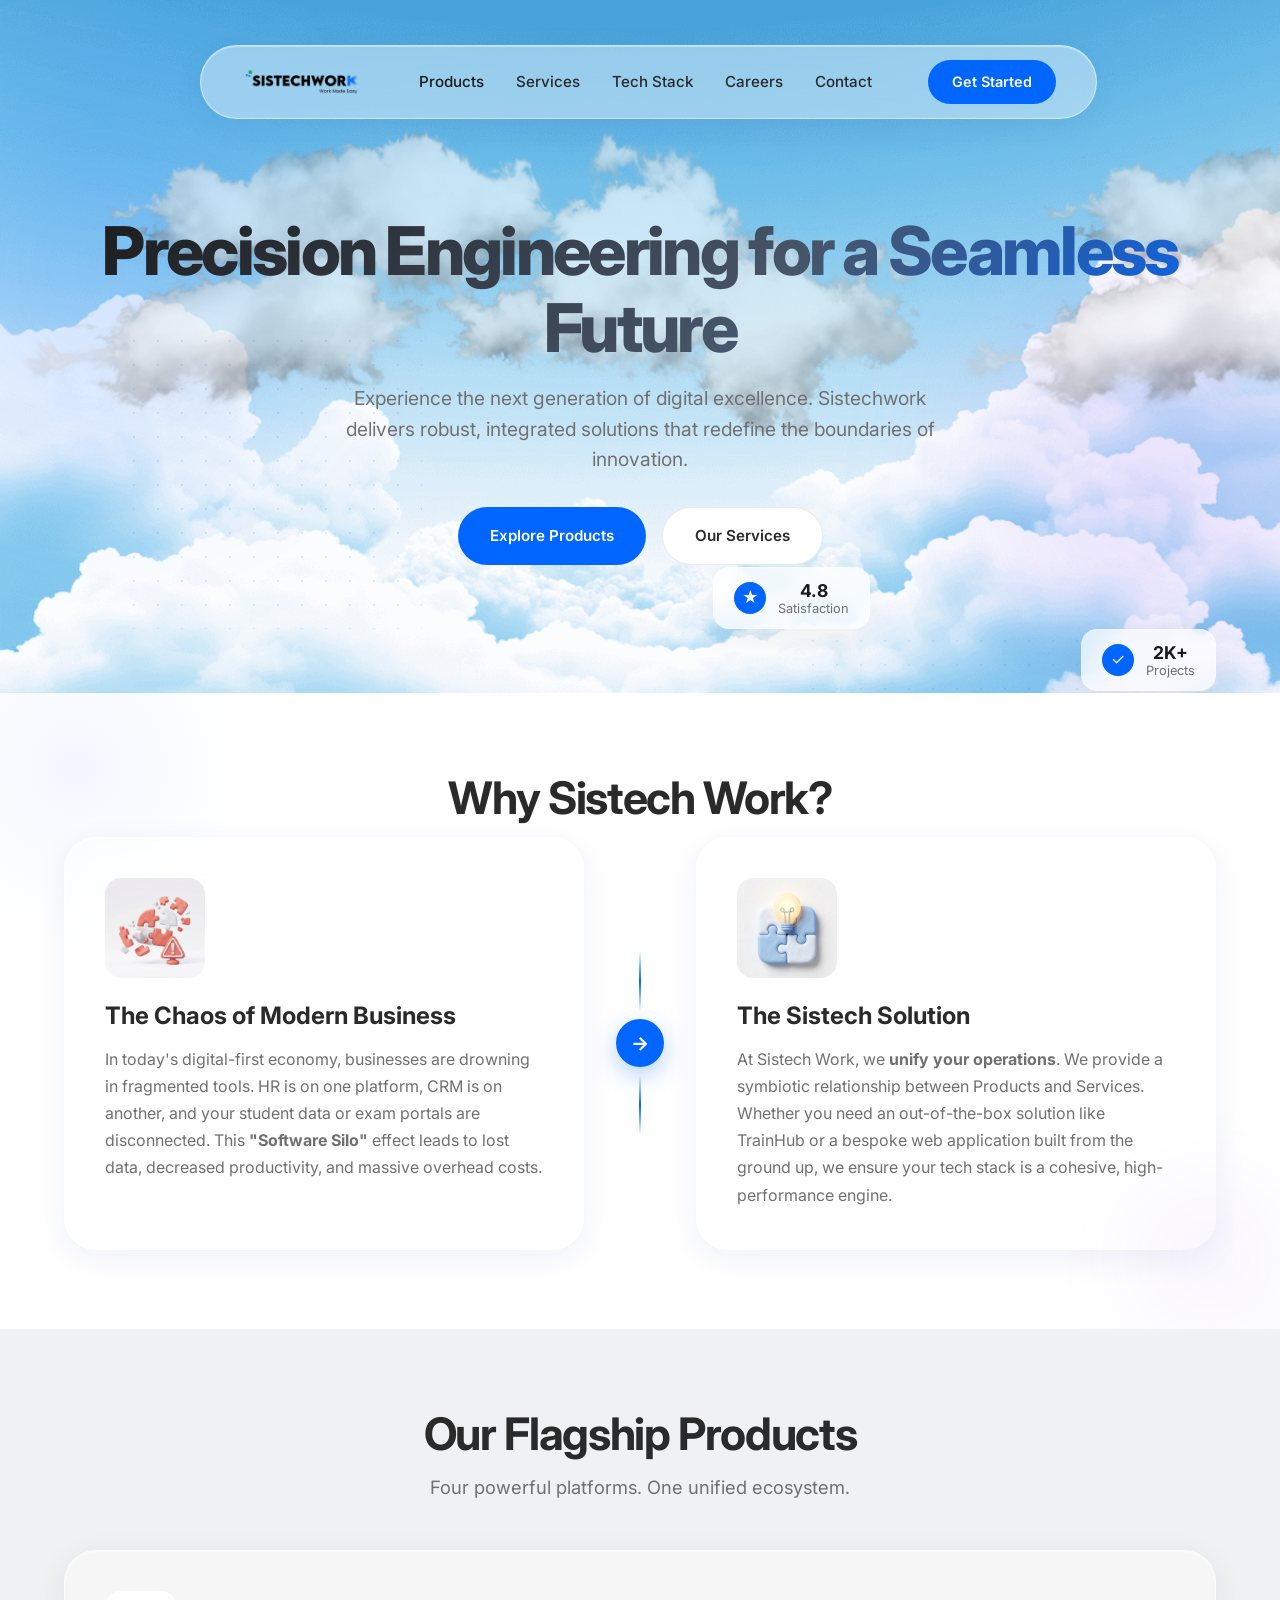
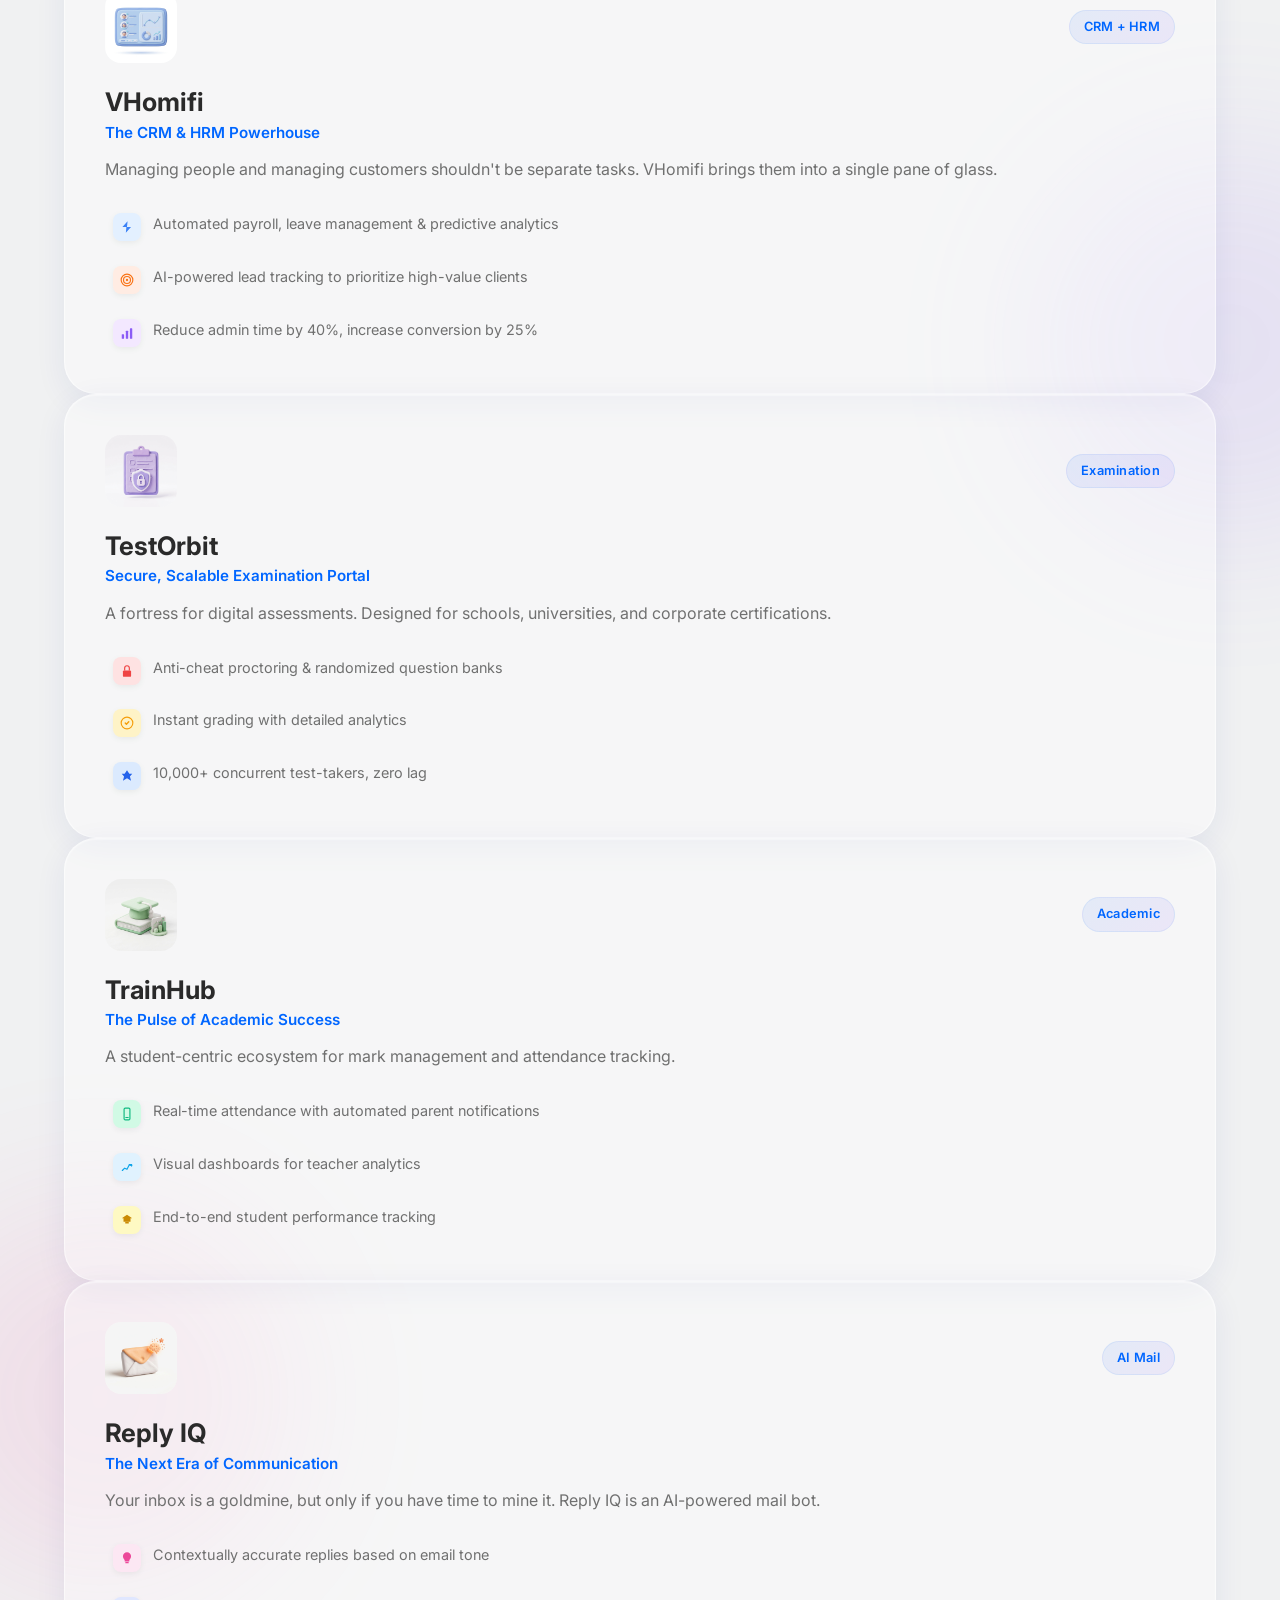
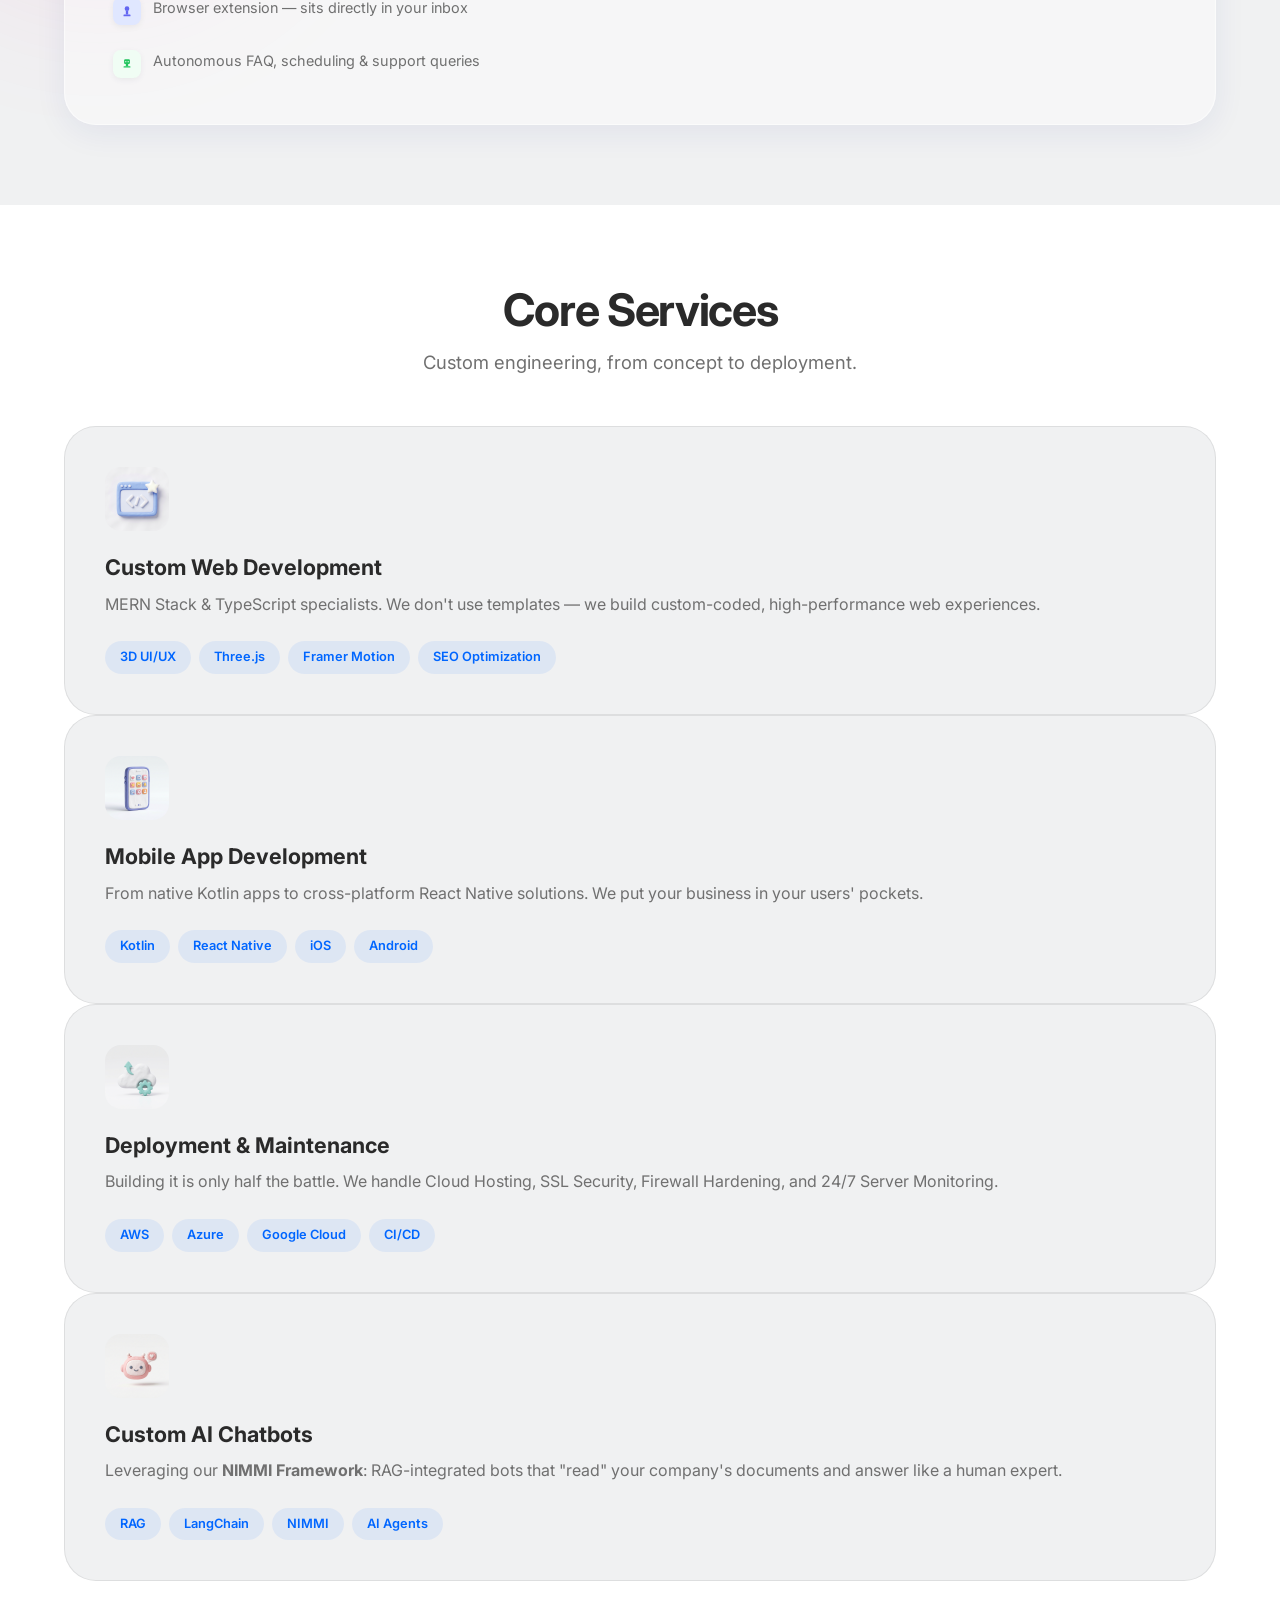
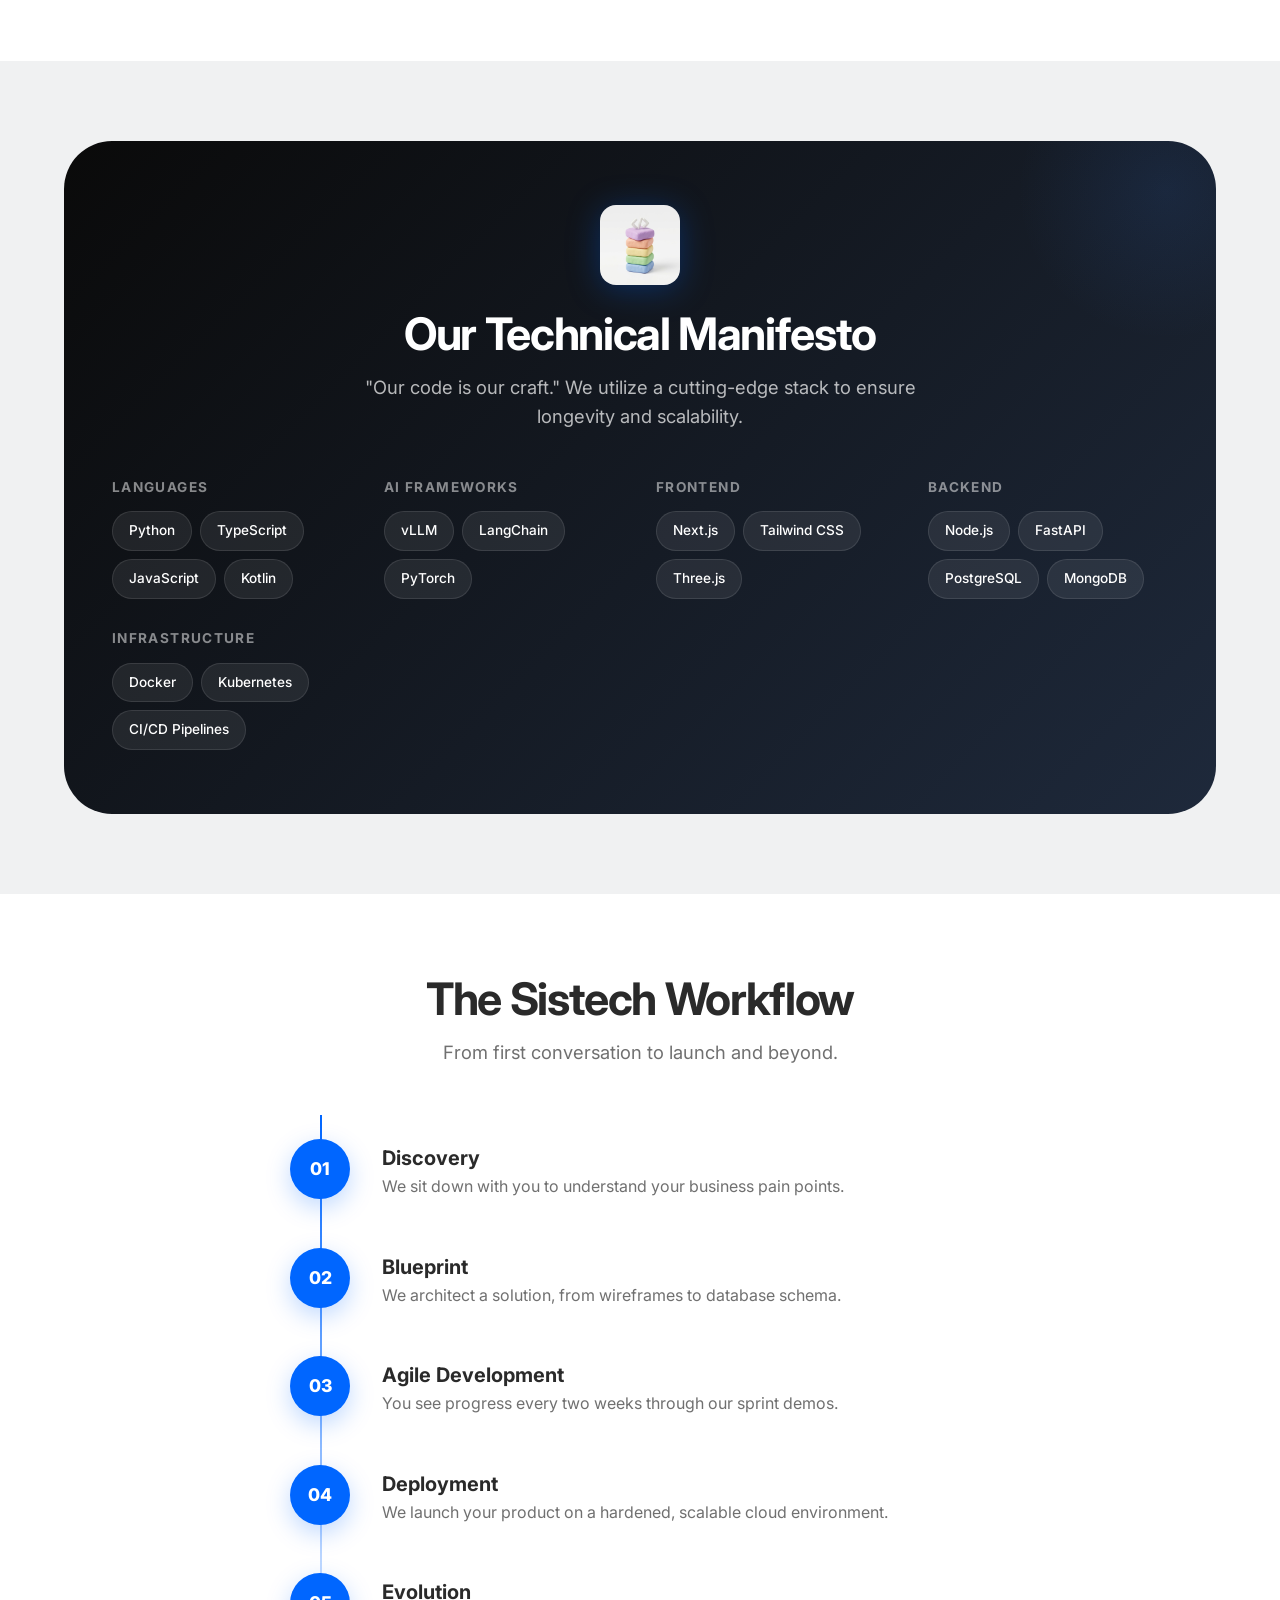
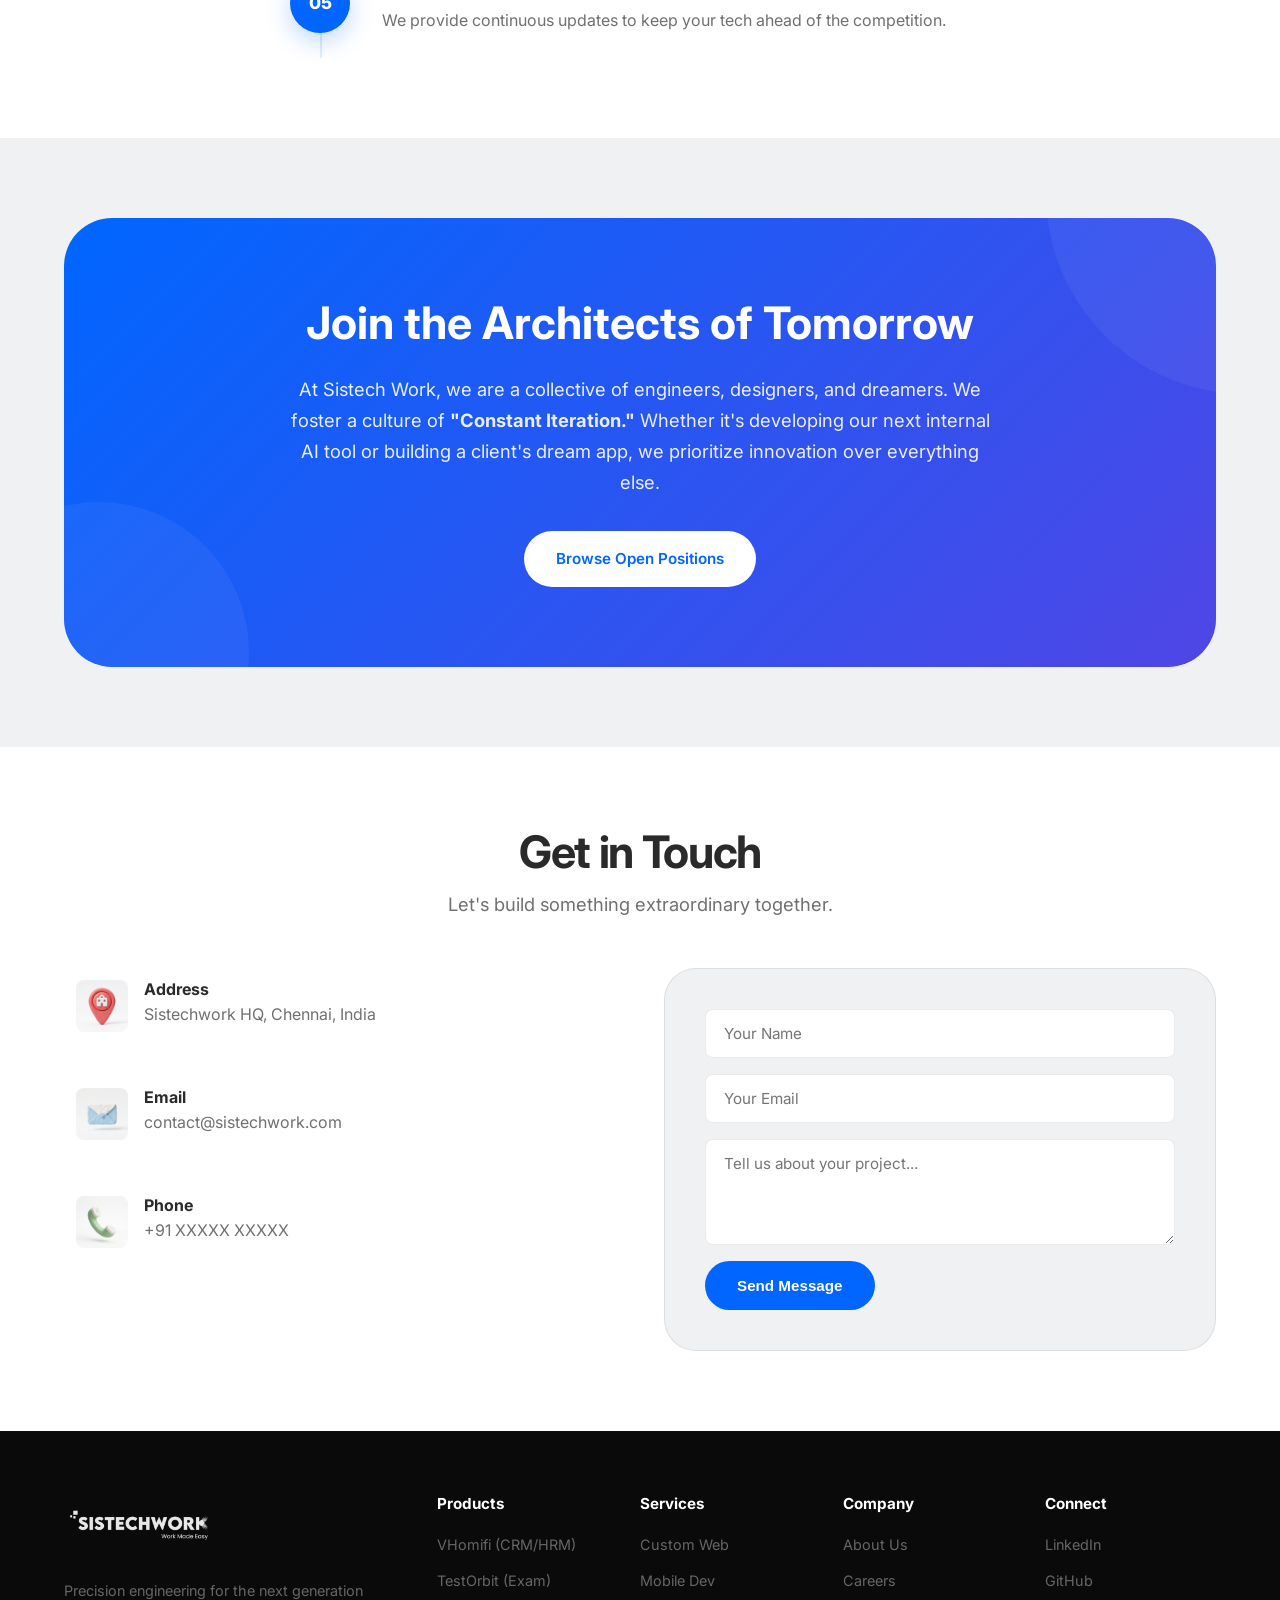
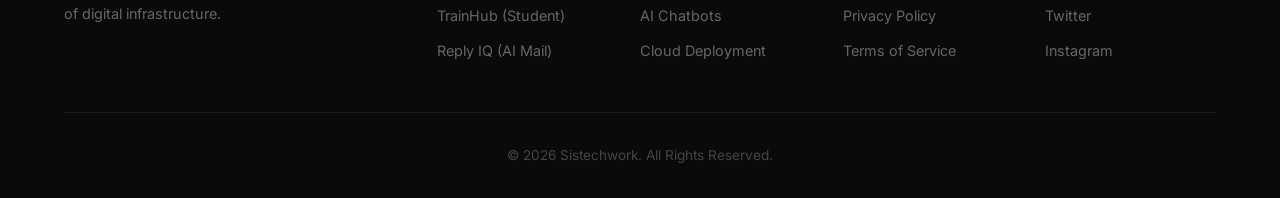
<file: index.html>
<!DOCTYPE html>
<html lang="en">
<head>
    <meta charset="UTF-8">
    <meta name="viewport" content="width=device-width, initial-scale=1.0">
    <title>Sistechwork | Precision Engineering for a Seamless Future</title>
    <meta name="description" content="Sistechwork delivers robust, integrated solutions — from CRM & HRM platforms to AI-powered chatbots. Products + Services, unified.">

    <!-- Fonts -->
    <link rel="preconnect" href="https://fonts.googleapis.com">
    <link rel="preconnect" href="https://fonts.gstatic.com" crossorigin>
    <link href="https://fonts.googleapis.com/css2?family=Inter:wght@400;500;600;700;800&display=swap" rel="stylesheet">

    <!-- Styles -->
    <link rel="stylesheet" href="style.css?v=3">
</head>
<body>
    <header class="site-header">
        <div class="container">
            <nav class="nav-container">
                <a href="index.html" class="logo-link">
                    <img src="./assets/images/logo.png" alt="Sistechwork">
                </a>

                <div class="primary-menu">
                    <ul class="nav-list" style="list-style: none; display: flex; gap: 2rem; margin: 0; padding: 0;">
                        <li><a href="products.html" style="text-decoration: none; color: inherit; font-weight: 500;">Products</a></li>
                        <li><a href="#services" style="text-decoration: none; color: inherit; font-weight: 500;">Services</a></li>
                        <li><a href="#techstack" style="text-decoration: none; color: inherit; font-weight: 500;">Tech Stack</a></li>
                        <li><a href="#careers" style="text-decoration: none; color: inherit; font-weight: 500;">Careers</a></li>
                        <li><a href="#contact" style="text-decoration: none; color: inherit; font-weight: 500;">Contact</a></li>
                    </ul>
                </div>

                <div class="header-actions">
                    <a href="#contact" class="btn btn-primary" style="padding: 10px 24px; font-size: 0.9rem;">Get Started</a>
                </div>
            </nav>
        </div>
    </header>

    <main id="main-content">
        <!-- Hero Section -->
        <section class="hero section-padding">
            <div class="hero-clouds"></div>
            <div class="liquid-blob-container">
                <div class="liquid-blob blob-1"></div>
                <div class="liquid-blob blob-2"></div>
            </div>
            <div class="container">
                <div class="hero-grid">
                    <div class="hero-content">
                        <h1 class="hero-title reveal reveal-up">Precision Engineering for a Seamless Future</h1>
                        <p class="hero-subtitle reveal reveal-up delay-1">Experience the next generation of digital excellence. Sistechwork delivers robust, integrated solutions that redefine the boundaries of innovation.</p>
                        <div class="hero-buttons reveal reveal-up delay-2">
                            <a href="#products" class="btn btn-primary">Explore Products</a>
                            <a href="#services" class="btn btn-secondary">Our Services</a>
                        </div>
                    </div>
                    <div class="hero-image" style="position: relative;">
                        <div class="hero-blob"></div>
                        <div class="dot-grid dot-grid-1"></div>
                        <div class="dot-grid dot-grid-2"></div>

                        <div class="floating-badge badge-1">
                            <div class="badge-icon">✓</div>
                            <div class="badge-text">
                                <span class="badge-val">2K+</span>
                                <span class="badge-label">Projects</span>
                            </div>
                        </div>

                        <div class="floating-badge badge-2">
                            <div class="badge-icon">★</div>
                            <div class="badge-text">
                                <span class="badge-val">4.8</span>
                                <span class="badge-label">Satisfaction</span>
                            </div>
                        </div>
                    </div>
                </div>
            </div>
        </section>

        <!-- Section 2: Problem-Solution -->
        <section id="problem-solution" class="problem-solution section-padding">
            <div class="container">
                <h2 class="section-title reveal reveal-up">Why Sistech Work?</h2>
                <div class="ps-grid">
                    <div class="ps-card ps-problem reveal reveal-left">
                        <img src="./assets/images/icon_problem.png" alt="The Problem" class="ps-icon">
                        <h3>The Chaos of Modern Business</h3>
                        <p>In today's digital-first economy, businesses are drowning in fragmented tools. HR is on one platform, CRM is on another, and your student data or exam portals are disconnected. This <strong>"Software Silo"</strong> effect leads to lost data, decreased productivity, and massive overhead costs.</p>
                    </div>
                    <div class="ps-divider">
                        <div class="ps-divider-line"></div>
                        <span class="ps-divider-icon">→</span>
                        <div class="ps-divider-line"></div>
                    </div>
                    <div class="ps-card ps-solution reveal reveal-right">
                        <img src="./assets/images/icon_solution.png" alt="The Solution" class="ps-icon">
                        <h3>The Sistech Solution</h3>
                        <p>At Sistech Work, we <strong>unify your operations</strong>. We provide a symbiotic relationship between Products and Services. Whether you need an out-of-the-box solution like TrainHub or a bespoke web application built from the ground up, we ensure your tech stack is a cohesive, high-performance engine.</p>
                    </div>
                </div>
            </div>
        </section>

        <!-- Section 3: Flagship Products -->
        <section id="products" class="products section-padding">
            <div class="liquid-blob-container">
                <div class="liquid-blob blob-2" style="top: 20%; right: -150px; opacity: 0.1;"></div>
                <div class="liquid-blob blob-3" style="bottom: 10%; left: -100px; opacity: 0.1;"></div>
            </div>
            <div class="container">
                <h2 class="section-title reveal reveal-up">Our Flagship Products</h2>
                <p class="section-subtitle reveal reveal-up delay-1">Four powerful platforms. One unified ecosystem.</p>

                <div class="stack-container hide-grid-on-desktop">
                    <!-- VHomifi -->
                    <div class="stack-item magnetic-wrap">
                        <div class="magnetic-inner">
                            <div class="product-card" style="margin: 0; max-width: 100%;">
                                <div class="product-card-header">
                                    <img src="./assets/images/icon_vhomifi.png" alt="VHomifi" class="product-icon">
                                    <div class="product-badge">CRM + HRM</div>
                                </div>
                                <h3>VHomifi</h3>
                                <p class="product-tagline">The CRM & HRM Powerhouse</p>
                                <p class="product-desc">Managing people and managing customers shouldn't be separate tasks. VHomifi brings them into a single pane of glass.</p>
                                <ul class="product-features">
                                    <li><span class="feat-icon clay-icon" style="background:#E3F0FF;"><svg width="14" height="14" viewBox="0 0 24 24" fill="none"><path d="M13 2L4.09 12H11L10 22L18.91 12H12L13 2Z" fill="#3B82F6"/></svg></span> Automated payroll, leave management & predictive analytics</li>
                                    <li><span class="feat-icon clay-icon" style="background:#FFECE3;"><svg width="14" height="14" viewBox="0 0 24 24" fill="none"><circle cx="12" cy="12" r="10" stroke="#F97316" stroke-width="2"/><circle cx="12" cy="12" r="6" stroke="#F97316" stroke-width="2"/><circle cx="12" cy="12" r="2" fill="#F97316"/></svg></span> AI-powered lead tracking to prioritize high-value clients</li>
                                    <li><span class="feat-icon clay-icon" style="background:#F3E8FF;"><svg width="14" height="14" viewBox="0 0 24 24" fill="none"><rect x="3" y="14" width="4" height="8" rx="1" fill="#8B5CF6"/><rect x="10" y="8" width="4" height="14" rx="1" fill="#8B5CF6"/><rect x="17" y="4" width="4" height="18" rx="1" fill="#8B5CF6"/></svg></span> Reduce admin time by 40%, increase conversion by 25%</li>
                                </ul>
                            </div>
                        </div>
                    </div>

                    <!-- TestOrbit -->
                    <div class="stack-item magnetic-wrap">
                        <div class="magnetic-inner">
                            <div class="product-card" style="margin: 0; max-width: 100%;">
                                <div class="product-card-header">
                                    <img src="./assets/images/icon_testorbit.png" alt="TestOrbit" class="product-icon">
                                    <div class="product-badge">Examination</div>
                                </div>
                                <h3>TestOrbit</h3>
                                <p class="product-tagline">Secure, Scalable Examination Portal</p>
                                <p class="product-desc">A fortress for digital assessments. Designed for schools, universities, and corporate certifications.</p>
                                <ul class="product-features">
                                    <li><span class="feat-icon clay-icon" style="background:#FEE2E2;"><svg width="14" height="14" viewBox="0 0 24 24" fill="none"><rect x="5" y="11" width="14" height="11" rx="2" fill="#EF4444"/><path d="M8 11V7a4 4 0 018 0v4" stroke="#EF4444" stroke-width="2" fill="none"/></svg></span> Anti-cheat proctoring & randomized question banks</li>
                                    <li><span class="feat-icon clay-icon" style="background:#FEF3C7;"><svg width="14" height="14" viewBox="0 0 24 24" fill="none"><path d="M9 12l2 2 4-4" stroke="#F59E0B" stroke-width="2.5" stroke-linecap="round" stroke-linejoin="round"/><circle cx="12" cy="12" r="10" stroke="#F59E0B" stroke-width="2"/></svg></span> Instant grading with detailed analytics</li>
                                    <li><span class="feat-icon clay-icon" style="background:#DBEAFE;"><svg width="14" height="14" viewBox="0 0 24 24" fill="none"><path d="M12 2L8 8H3L7 13L5 20L12 16L19 20L17 13L21 8H16L12 2Z" fill="#2563EB"/></svg></span> 10,000+ concurrent test-takers, zero lag</li>
                                </ul>
                            </div>
                        </div>
                    </div>

                    <!-- TrainHub -->
                    <div class="stack-item magnetic-wrap">
                        <div class="magnetic-inner">
                            <div class="product-card" style="margin: 0; max-width: 100%;">
                                <div class="product-card-header">
                                    <img src="./assets/images/icon_trainhub.png" alt="TrainHub" class="product-icon">
                                    <div class="product-badge">Academic</div>
                                </div>
                                <h3>TrainHub</h3>
                                <p class="product-tagline">The Pulse of Academic Success</p>
                                <p class="product-desc">A student-centric ecosystem for mark management and attendance tracking.</p>
                                <ul class="product-features">
                                    <li><span class="feat-icon clay-icon" style="background:#D1FAE5;"><svg width="14" height="14" viewBox="0 0 24 24" fill="none"><rect x="7" y="2" width="10" height="20" rx="2" stroke="#10B981" stroke-width="2"/><line x1="10" y1="18" x2="14" y2="18" stroke="#10B981" stroke-width="2" stroke-linecap="round"/></svg></span> Real-time attendance with automated parent notifications</li>
                                    <li><span class="feat-icon clay-icon" style="background:#E0F2FE;"><svg width="14" height="14" viewBox="0 0 24 24" fill="none"><polyline points="4,18 8,14 12,16 16,8 20,10" stroke="#0EA5E9" stroke-width="2" fill="none" stroke-linecap="round" stroke-linejoin="round"/><polyline points="16,8 20,8 20,10" stroke="#0EA5E9" stroke-width="2" fill="none" stroke-linecap="round" stroke-linejoin="round"/></svg></span> Visual dashboards for teacher analytics</li>
                                    <li><span class="feat-icon clay-icon" style="background:#FEF9C3;"><svg width="14" height="14" viewBox="0 0 24 24" fill="none"><path d="M12 3L3 9H6V15H18V9H21L12 3Z" fill="#CA8A04"/><rect x="9" y="15" width="6" height="3" fill="#CA8A04"/></svg></span> End-to-end student performance tracking</li>
                                </ul>
                            </div>
                        </div>
                    </div>

                    <!-- Reply IQ -->
                    <div class="stack-item magnetic-wrap">
                        <div class="magnetic-inner">
                            <div class="product-card" style="margin: 0; max-width: 100%;">
                                <div class="product-card-header">
                                    <img src="./assets/images/icon_replyiq.png" alt="Reply IQ" class="product-icon">
                                    <div class="product-badge">AI Mail</div>
                                </div>
                                <h3>Reply IQ</h3>
                                <p class="product-tagline">The Next Era of Communication</p>
                                <p class="product-desc">Your inbox is a goldmine, but only if you have time to mine it. Reply IQ is an AI-powered mail bot.</p>
                                <ul class="product-features">
                                    <li><span class="feat-icon clay-icon" style="background:#FCE7F3;"><svg width="14" height="14" viewBox="0 0 24 24" fill="none"><path d="M12 2C8 2 5 5 5 9c0 2.5 1.5 5 3 6.5V18h8v-2.5c1.5-1.5 3-4 3-6.5 0-4-3-7-7-7z" fill="#EC4899"/><rect x="9" y="19" width="6" height="2" rx="1" fill="#EC4899"/></svg></span> Contextually accurate replies based on email tone</li>
                                    <li><span class="feat-icon clay-icon" style="background:#E0E7FF;"><svg width="14" height="14" viewBox="0 0 24 24" fill="none"><circle cx="12" cy="8" r="4" fill="#6366F1"/><rect x="10" y="12" width="4" height="6" fill="#6366F1"/><rect x="6" y="18" width="12" height="3" rx="1" fill="#6366F1"/></svg></span> Browser extension — sits directly in your inbox</li>
                                    <li><span class="feat-icon clay-icon" style="background:#F0FDF4;"><svg width="14" height="14" viewBox="0 0 24 24" fill="none"><rect x="7" y="4" width="10" height="8" rx="2" fill="#22C55E"/><circle cx="10" cy="8" r="1" fill="white"/><circle cx="14" cy="8" r="1" fill="white"/><rect x="10" y="12" width="4" height="4" fill="#22C55E"/><rect x="6" y="16" width="12" height="2" rx="1" fill="#22C55E"/></svg></span> Autonomous FAQ, scheduling & support queries</li>
                                </ul>
                            </div>
                        </div>
                    </div>
                </div>
            </div>
        </section>

        <!-- Section 4: Core Services -->
        <section id="services" class="services section-padding">
            <div class="container">
                <h2 class="section-title reveal reveal-up">Core Services</h2>
                <p class="section-subtitle reveal reveal-up delay-1">Custom engineering, from concept to deployment.</p>

                <div class="stack-container hide-grid-on-desktop">
                    <!-- Service 1 -->
                    <div class="stack-item magnetic-wrap">
                        <div class="magnetic-inner">
                            <div class="service-card" style="margin: 0; max-width: 100%;">
                                <img src="./assets/images/icon_custom_web.png" alt="Custom Web Development" class="service-icon">
                                <h3>Custom Web Development</h3>
                                <p>MERN Stack & TypeScript specialists. We don't use templates — we build custom-coded, high-performance web experiences.</p>
                                <ul class="service-tags">
                                    <li>3D UI/UX</li>
                                    <li>Three.js</li>
                                    <li>Framer Motion</li>
                                    <li>SEO Optimization</li>
                                </ul>
                            </div>
                        </div>
                    </div>

                    <!-- Service 2 -->
                    <div class="stack-item magnetic-wrap">
                        <div class="magnetic-inner">
                            <div class="service-card" style="margin: 0; max-width: 100%;">
                                <img src="./assets/images/icon_mobile_app.png" alt="Mobile App Development" class="service-icon">
                                <h3>Mobile App Development</h3>
                                <p>From native Kotlin apps to cross-platform React Native solutions. We put your business in your users' pockets.</p>
                                <ul class="service-tags">
                                    <li>Kotlin</li>
                                    <li>React Native</li>
                                    <li>iOS</li>
                                    <li>Android</li>
                                </ul>
                            </div>
                        </div>
                    </div>

                    <!-- Service 3 -->
                    <div class="stack-item magnetic-wrap">
                        <div class="magnetic-inner">
                            <div class="service-card" style="margin: 0; max-width: 100%;">
                                <img src="./assets/images/icon_cloud_deploy.png" alt="Web Deployment & Maintenance" class="service-icon">
                                <h3>Deployment & Maintenance</h3>
                                <p>Building it is only half the battle. We handle Cloud Hosting, SSL Security, Firewall Hardening, and 24/7 Server Monitoring.</p>
                                <ul class="service-tags">
                                    <li>AWS</li>
                                    <li>Azure</li>
                                    <li>Google Cloud</li>
                                    <li>CI/CD</li>
                                </ul>
                            </div>
                        </div>
                    </div>

                    <!-- Service 4 -->
                    <div class="stack-item magnetic-wrap">
                        <div class="magnetic-inner">
                            <div class="service-card" style="margin: 0; max-width: 100%;">
                                <img src="./assets/images/icon_chatbot.png" alt="Custom Chatbot Building" class="service-icon">
                                <h3>Custom AI Chatbots</h3>
                                <p>Leveraging our <strong>NIMMI Framework</strong>: RAG-integrated bots that "read" your company's documents and answer like a human expert.</p>
                                <ul class="service-tags">
                                    <li>RAG</li>
                                    <li>LangChain</li>
                                    <li>NIMMI</li>
                                    <li>AI Agents</li>
                                </ul>
                            </div>
                        </div>
                    </div>
                </div>
            </div>
        </section>

        <!-- Section 5: Tech Stack -->
        <section id="techstack" class="techstack section-padding">
            <div class="container">
                <div class="techstack-inner">
                    <div class="techstack-header">
                        <img src="./assets/images/icon_techstack.png" alt="Tech Stack" class="techstack-hero-icon">
                        <h2 class="section-title" style="color: #fff;">Our Technical Manifesto</h2>
                        <p class="section-subtitle" style="color: rgba(255,255,255,0.7);">"Our code is our craft." We utilize a cutting-edge stack to ensure longevity and scalability.</p>
                    </div>
                    <div class="techstack-grid">
                        <div class="techstack-category">
                            <h4>Languages</h4>
                            <div class="techstack-pills">
                                <span class="tech-pill">Python</span>
                                <span class="tech-pill">TypeScript</span>
                                <span class="tech-pill">JavaScript</span>
                                <span class="tech-pill">Kotlin</span>
                            </div>
                        </div>
                        <div class="techstack-category">
                            <h4>AI Frameworks</h4>
                            <div class="techstack-pills">
                                <span class="tech-pill">vLLM</span>
                                <span class="tech-pill">LangChain</span>
                                <span class="tech-pill">PyTorch</span>
                            </div>
                        </div>
                        <div class="techstack-category">
                            <h4>Frontend</h4>
                            <div class="techstack-pills">
                                <span class="tech-pill">Next.js</span>
                                <span class="tech-pill">Tailwind CSS</span>
                                <span class="tech-pill">Three.js</span>
                            </div>
                        </div>
                        <div class="techstack-category">
                            <h4>Backend</h4>
                            <div class="techstack-pills">
                                <span class="tech-pill">Node.js</span>
                                <span class="tech-pill">FastAPI</span>
                                <span class="tech-pill">PostgreSQL</span>
                                <span class="tech-pill">MongoDB</span>
                            </div>
                        </div>
                        <div class="techstack-category">
                            <h4>Infrastructure</h4>
                            <div class="techstack-pills">
                                <span class="tech-pill">Docker</span>
                                <span class="tech-pill">Kubernetes</span>
                                <span class="tech-pill">CI/CD Pipelines</span>
                            </div>
                        </div>
                    </div>
                </div>
            </div>
        </section>

        <!-- Section 6: Workflow -->
        <section id="workflow" class="workflow section-padding">
            <div class="container">
                <h2 class="section-title">The Sistech Workflow</h2>
                <p class="section-subtitle">From first conversation to launch and beyond.</p>

                <div class="workflow-timeline">
                    <div class="workflow-step">
                        <div class="step-number">01</div>
                        <div class="step-content">
                            <h4>Discovery</h4>
                            <p>We sit down with you to understand your business pain points.</p>
                        </div>
                    </div>
                    <div class="workflow-step">
                        <div class="step-number">02</div>
                        <div class="step-content">
                            <h4>Blueprint</h4>
                            <p>We architect a solution, from wireframes to database schema.</p>
                        </div>
                    </div>
                    <div class="workflow-step">
                        <div class="step-number">03</div>
                        <div class="step-content">
                            <h4>Agile Development</h4>
                            <p>You see progress every two weeks through our sprint demos.</p>
                        </div>
                    </div>
                    <div class="workflow-step">
                        <div class="step-number">04</div>
                        <div class="step-content">
                            <h4>Deployment</h4>
                            <p>We launch your product on a hardened, scalable cloud environment.</p>
                        </div>
                    </div>
                    <div class="workflow-step">
                        <div class="step-number">05</div>
                        <div class="step-content">
                            <h4>Evolution</h4>
                            <p>We provide continuous updates to keep your tech ahead of the competition.</p>
                        </div>
                    </div>
                </div>
            </div>
        </section>

        <!-- Section 7: Careers & Culture -->
        <section id="careers" class="careers section-padding">
            <div class="container">
                <div class="careers-inner">
                    <h2>Join the Architects of Tomorrow</h2>
                    <p>At Sistech Work, we are a collective of engineers, designers, and dreamers. We foster a culture of <strong>"Constant Iteration."</strong> Whether it's developing our next internal AI tool or building a client's dream app, we prioritize innovation over everything else.</p>
                    <a href="#contact" class="btn btn-primary">Browse Open Positions</a>
                </div>
            </div>
        </section>

        <!-- Section 8: Contact -->
        <section id="contact" class="contact section-padding">
            <div class="container">
                <h2 class="section-title">Get in Touch</h2>
                <p class="section-subtitle">Let's build something extraordinary together.</p>

                <div class="contact-grid">
                    <div class="contact-info">
                        <div class="contact-item">
                        <img src="./assets/images/icon_address.png" alt="Address" class="contact-icon-img">
                        <div>
                            <h5>Address</h5>
                            <p>Sistechwork HQ, Chennai, India</p>
                        </div>
                    </div>
                        <div class="contact-item">
                        <img src="./assets/images/icon_email.png" alt="Email" class="contact-icon-img">
                        <div>
                            <h5>Email</h5>
                            <p>contact@sistechwork.com</p>
                        </div>
                    </div>
                        <div class="contact-item">
                        <img src="./assets/images/icon_phone.png" alt="Phone" class="contact-icon-img">
                        <div>
                            <h5>Phone</h5>
                            <p>+91 XXXXX XXXXX</p>
                        </div>
                    </div>
                    </div>
                    <div class="contact-form-wrap">
                        <form class="contact-form" id="contact-form">
                            <input type="text" placeholder="Your Name" required>
                            <input type="email" placeholder="Your Email" required>
                            <textarea rows="4" placeholder="Tell us about your project..."></textarea>
                            <button type="submit" class="btn btn-primary">Send Message</button>
                        </form>
                    </div>
                </div>
            </div>
        </section>
    </main>

    <!-- Footer -->
    <footer class="site-footer">
        <div class="container">
            <div class="footer-grid">
                <div class="footer-brand">
                    <img src="./assets/images/logo.png" alt="Sistechwork" width="150" class="footer-logo">
                    <p>Precision engineering for the next generation of digital infrastructure.</p>
                </div>
                <div class="footer-nav">
                    <h5>Products</h5>
                    <ul>
                        <li><a href="#products">VHomifi (CRM/HRM)</a></li>
                        <li><a href="#products">TestOrbit (Exam)</a></li>
                        <li><a href="#products">TrainHub (Student)</a></li>
                        <li><a href="#products">Reply IQ (AI Mail)</a></li>
                    </ul>
                </div>
                <div class="footer-nav">
                    <h5>Services</h5>
                    <ul>
                        <li><a href="#services">Custom Web</a></li>
                        <li><a href="#services">Mobile Dev</a></li>
                        <li><a href="#services">AI Chatbots</a></li>
                        <li><a href="#services">Cloud Deployment</a></li>
                    </ul>
                </div>
                <div class="footer-nav">
                    <h5>Company</h5>
                    <ul>
                        <li><a href="#">About Us</a></li>
                        <li><a href="#careers">Careers</a></li>
                        <li><a href="#">Privacy Policy</a></li>
                        <li><a href="#">Terms of Service</a></li>
                    </ul>
                </div>
                <div class="footer-nav">
                    <h5>Connect</h5>
                    <ul>
                        <li><a href="#">LinkedIn</a></li>
                        <li><a href="#">GitHub</a></li>
                        <li><a href="#">Twitter</a></li>
                        <li><a href="#">Instagram</a></li>
                    </ul>
                </div>
            </div>

            <div class="footer-bottom">
                <p>&copy; 2026 Sistechwork. All Rights Reserved.</p>
            </div>
        </div>
    </footer>

    <!-- Scroll Reveal & Progress Script -->
    <script>
    (function() {
        // ---- Intersection Observer Scroll Reveal ----
        var revealElements = document.querySelectorAll('.reveal');
        var revealObserver = new IntersectionObserver(function(entries) {
            entries.forEach(function(entry) {
                if (entry.isIntersecting) {
                    entry.target.classList.add('revealed');
                    revealObserver.unobserve(entry.target);
                }
            });
        }, { threshold: 0.12, rootMargin: '0px 0px -40px 0px' });
        revealElements.forEach(function(el) { revealObserver.observe(el); });

        // ---- Smooth Scroll for anchor links ----
        document.querySelectorAll('a[href^="#"]').forEach(function(anchor) {
            anchor.addEventListener('click', function(e) {
                var target = document.querySelector(this.getAttribute('href'));
                if (target) {
                    e.preventDefault();
                    target.scrollIntoView({ behavior: 'smooth', block: 'start' });
                }
            });
        });

        // ---- Scroll Progress Bar ----
        window.addEventListener('scroll', function() {
            var scrollTop = document.documentElement.scrollTop || document.body.scrollTop;
            var scrollHeight = document.documentElement.scrollHeight - document.documentElement.clientHeight;
            var progress = (scrollTop / scrollHeight) * 100;
            document.body.style.setProperty('--scroll-progress', progress + '%');
        });

        // ---- Nav link active on scroll ----
        var sects = document.querySelectorAll('section[id]');
        var navLinks = document.querySelectorAll('.nav-list a[href^="#"]');
        window.addEventListener('scroll', function() {
            var current = '';
            sects.forEach(function(section) {
                var top = section.offsetTop - 200;
                if (pageYOffset >= top) current = section.getAttribute('id');
            });
            navLinks.forEach(function(link) {
                link.style.color = '';
                link.style.fontWeight = '';
                if (link.getAttribute('href') === '#' + current) {
                    link.style.color = 'var(--color-primary)';
                    link.style.fontWeight = '600';
                }
            });
        });
        // ---- Magnetic 3D Tilt ----
        document.querySelectorAll('.magnetic-wrap').forEach(wrap => {
            const inner = wrap.querySelector('.magnetic-inner');
            wrap.addEventListener('mousemove', e => {
                const rect = wrap.getBoundingClientRect();
                const x = e.clientX - rect.left - rect.width / 2;
                const y = e.clientY - rect.top - rect.height / 2;
                const xc = x / (rect.width / 2);
                const yc = y / (rect.height / 2);
                inner.style.transform = `rotateX(${-yc * 10}deg) rotateY(${xc * 10}deg)`;
            });
            wrap.addEventListener('mouseleave', () => {
                inner.style.transform = 'rotateX(0deg) rotateY(0deg)';
            });
        });

        // ---- Stacking Cards Pile Effect ----
        const stackContainers = document.querySelectorAll('.stack-container');
        window.addEventListener('scroll', () => {
            stackContainers.forEach(container => {
                const items = container.querySelectorAll('.stack-item');
                items.forEach((item, index) => {
                    const baseTop = 120; // Matches CSS
                    const stagger = index * 30; // Offset for each card
                    const targetTop = baseTop + stagger;
                    
                    item.style.top = targetTop + 'px';
                    item.style.zIndex = 100 + index;

                    const rect = item.getBoundingClientRect();
                    if (rect.top <= targetTop + 2) {
                        item.classList.add('is-stuck');
                        // Apply depth effects to items below this one in the stack
                        for(let i=0; i < index; i++) {
                            const prevItem = items[i];
                            const diff = index - i;
                            const scale = 1 - (diff * 0.04);
                            const brightness = 1 - (diff * 0.1);
                            prevItem.style.transform = `scale(${scale}) translateY(${-diff * 5}px)`;
                            prevItem.style.filter = `brightness(${brightness})`;
                        }
                    } else {
                        item.classList.remove('is-stuck');
                        item.style.transform = 'scale(1) translateY(0)';
                        item.style.filter = 'brightness(1)';
                    }
                });
            });
        });

        // ---- Reveal 3D Observer ----
        const reveal3D = document.querySelectorAll('.reveal-3d-grid');
        const reveal3DObserver = new IntersectionObserver((entries) => {
            entries.forEach(entry => {
                if (entry.isIntersecting) {
                    entry.target.classList.add('revealed');
                    reveal3DObserver.unobserve(entry.target);
                }
            });
        }, { threshold: 0.15 });
        reveal3D.forEach(el => reveal3DObserver.observe(el));
    })();
    </script>
</body>
</html>
</file>
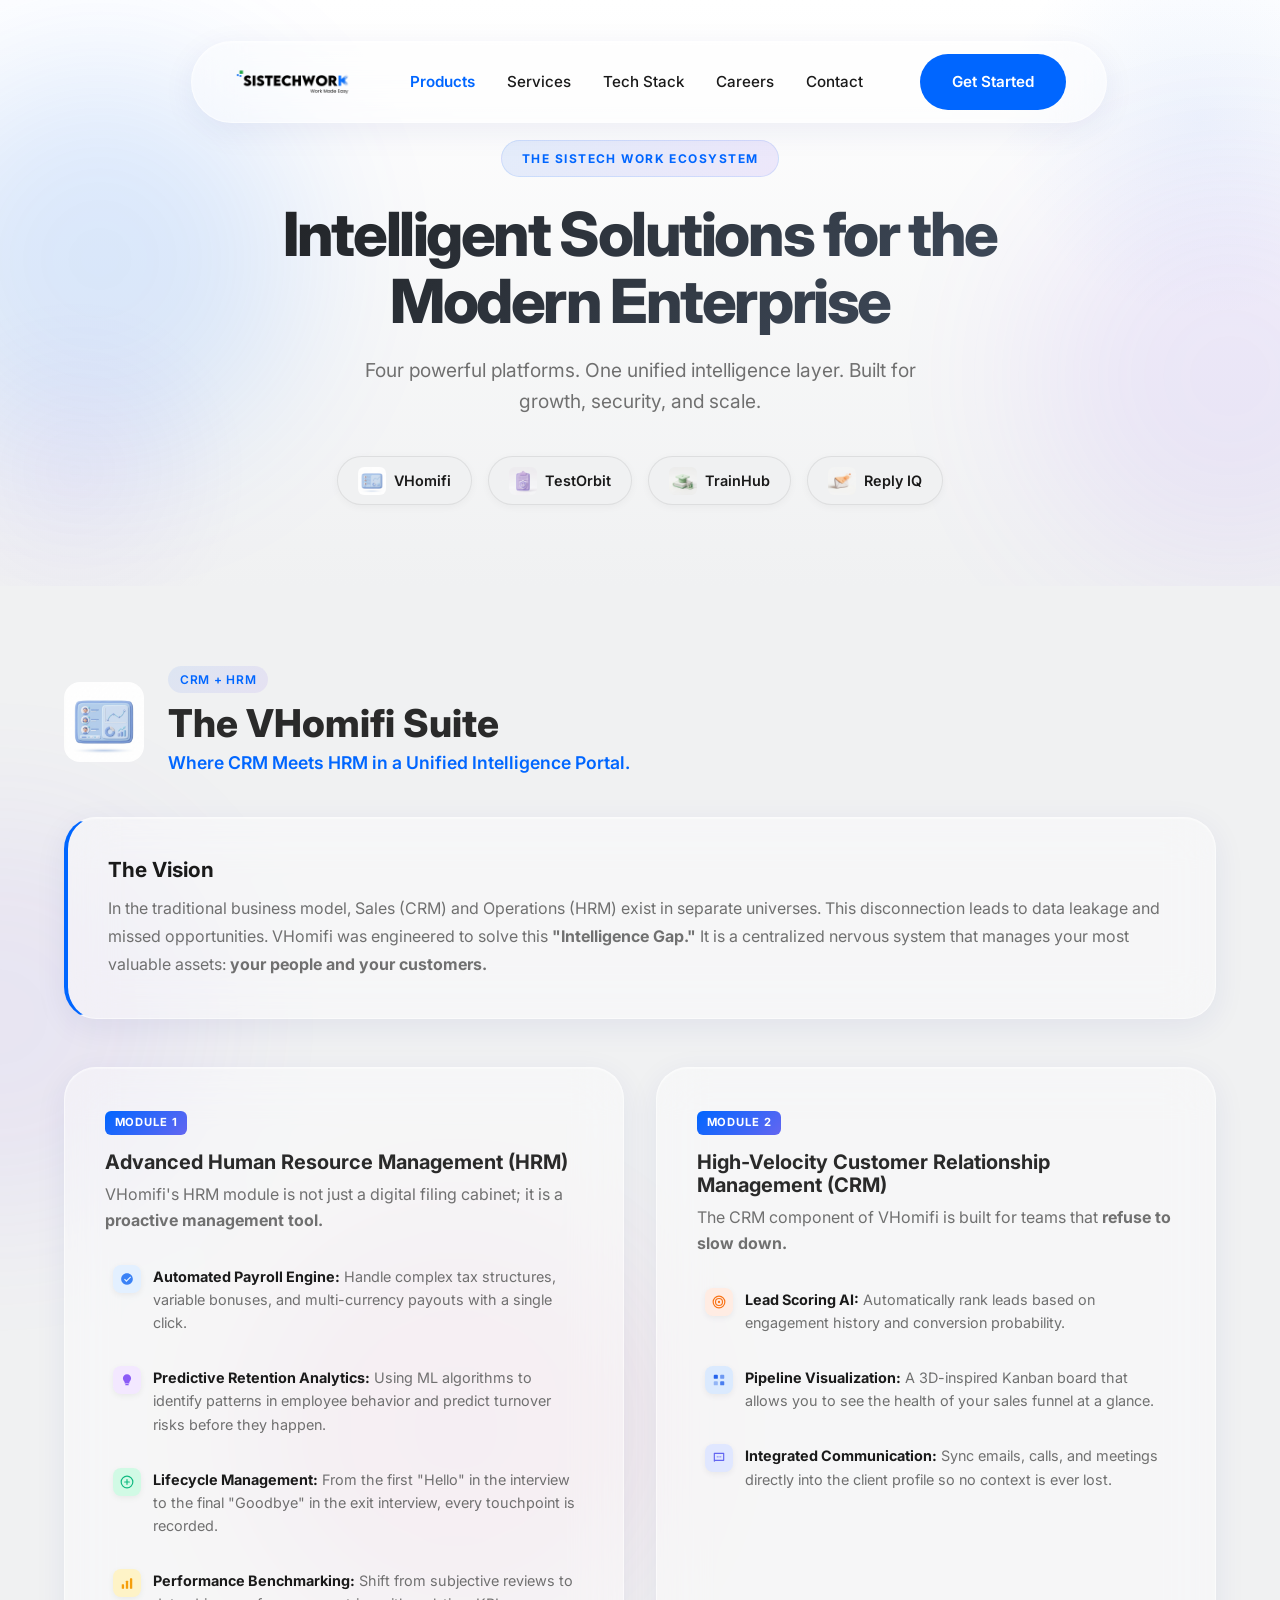
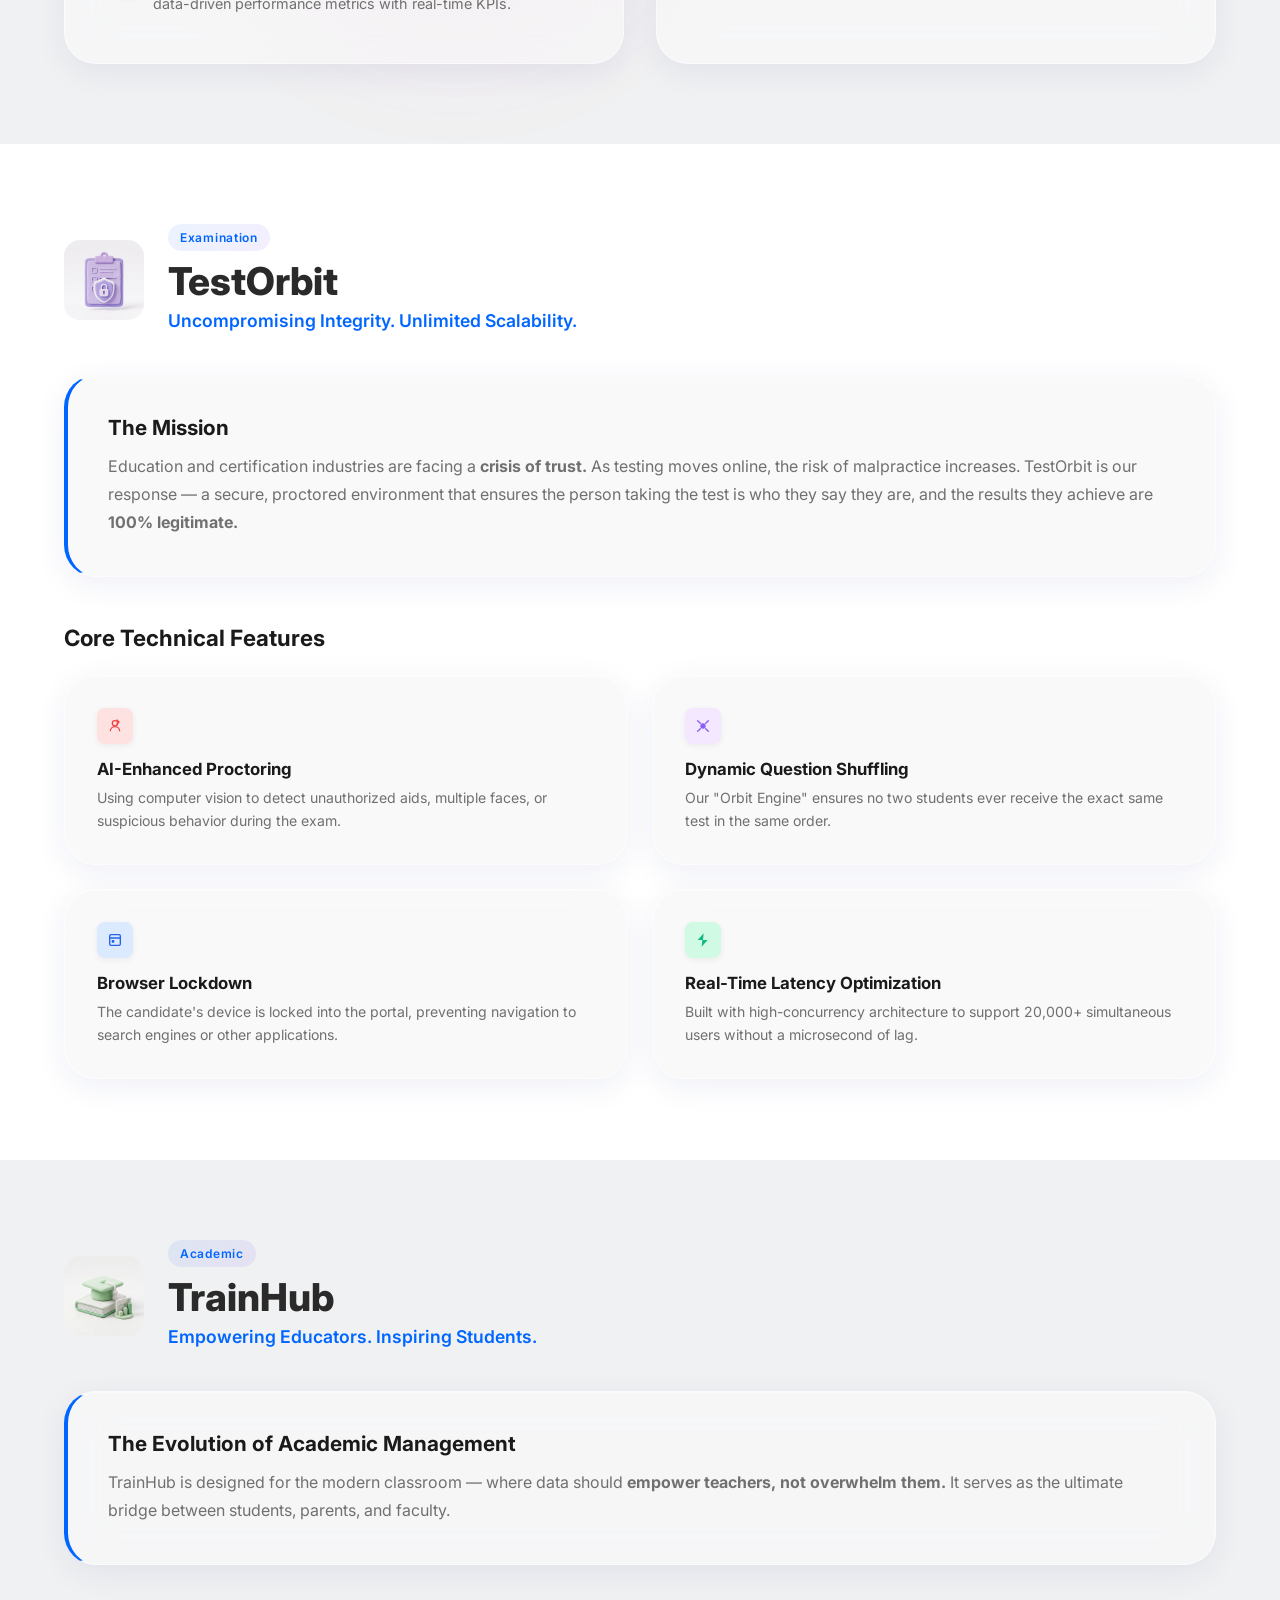
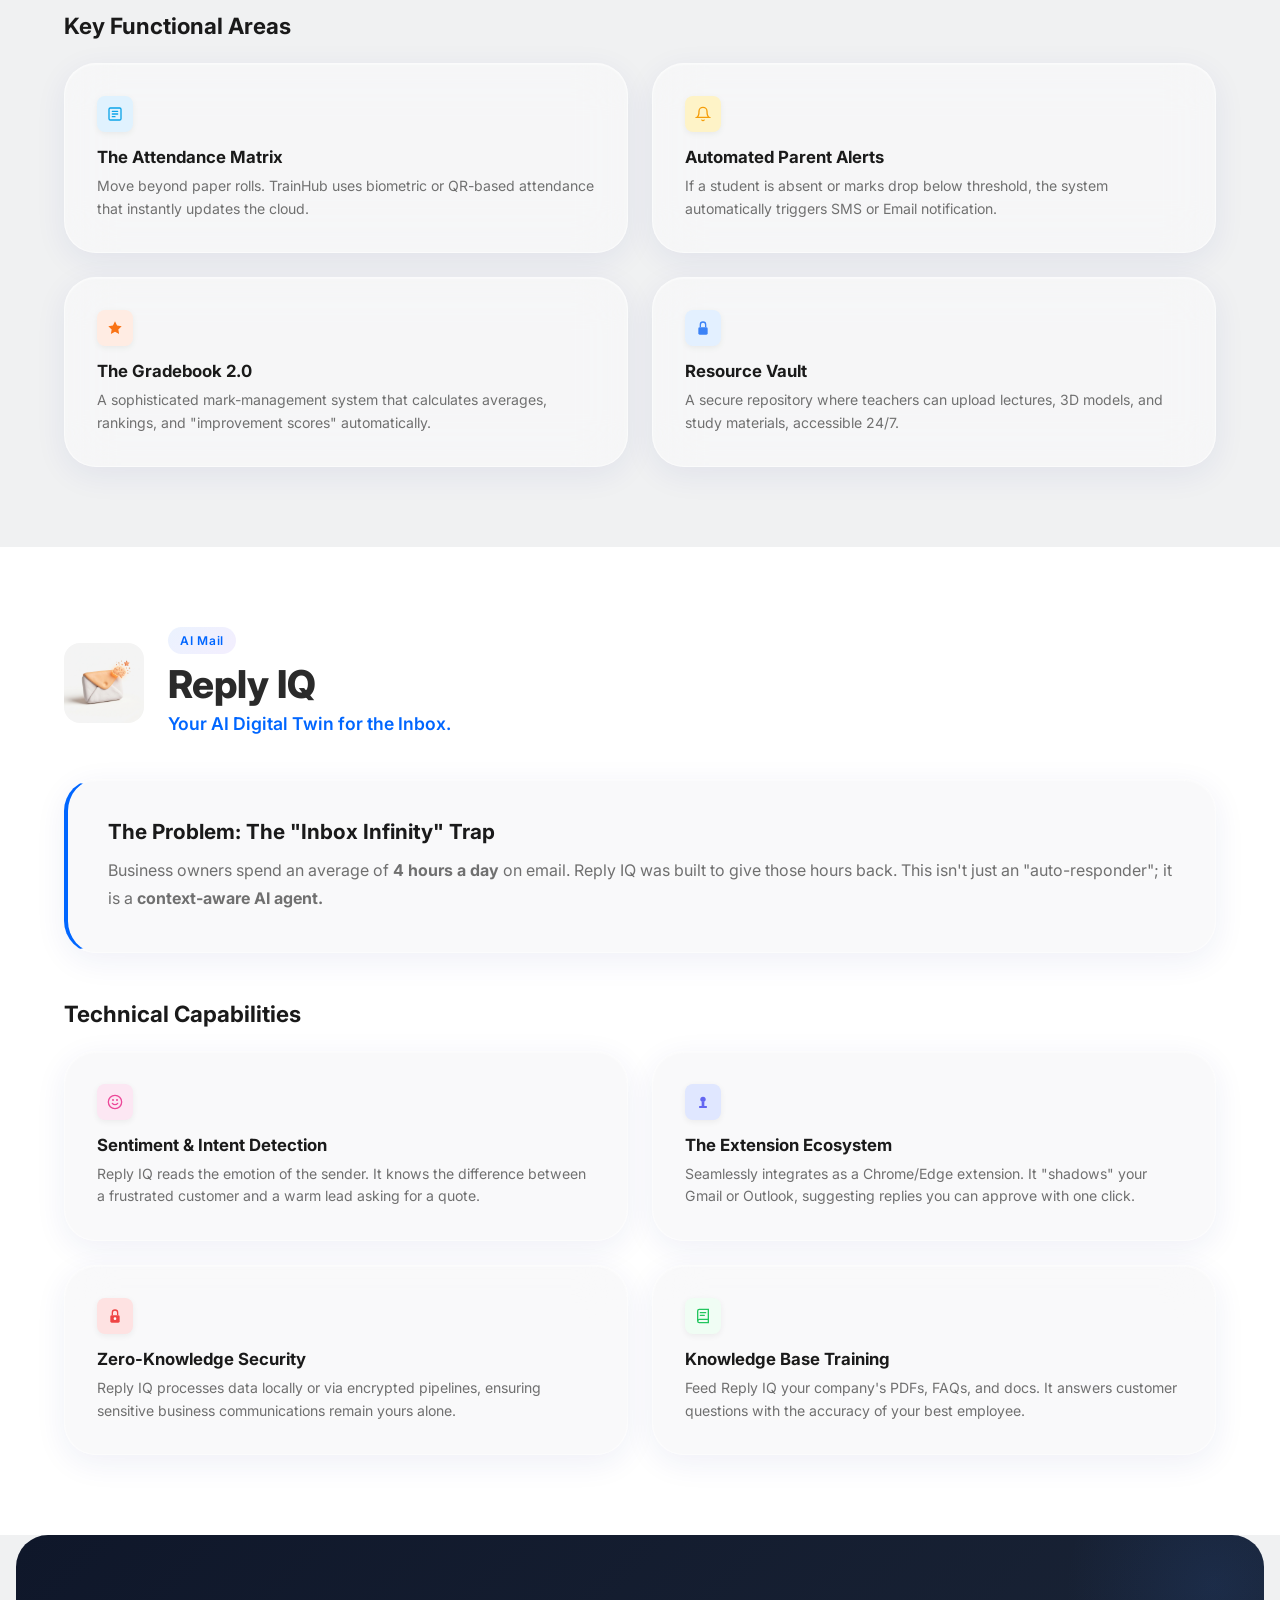
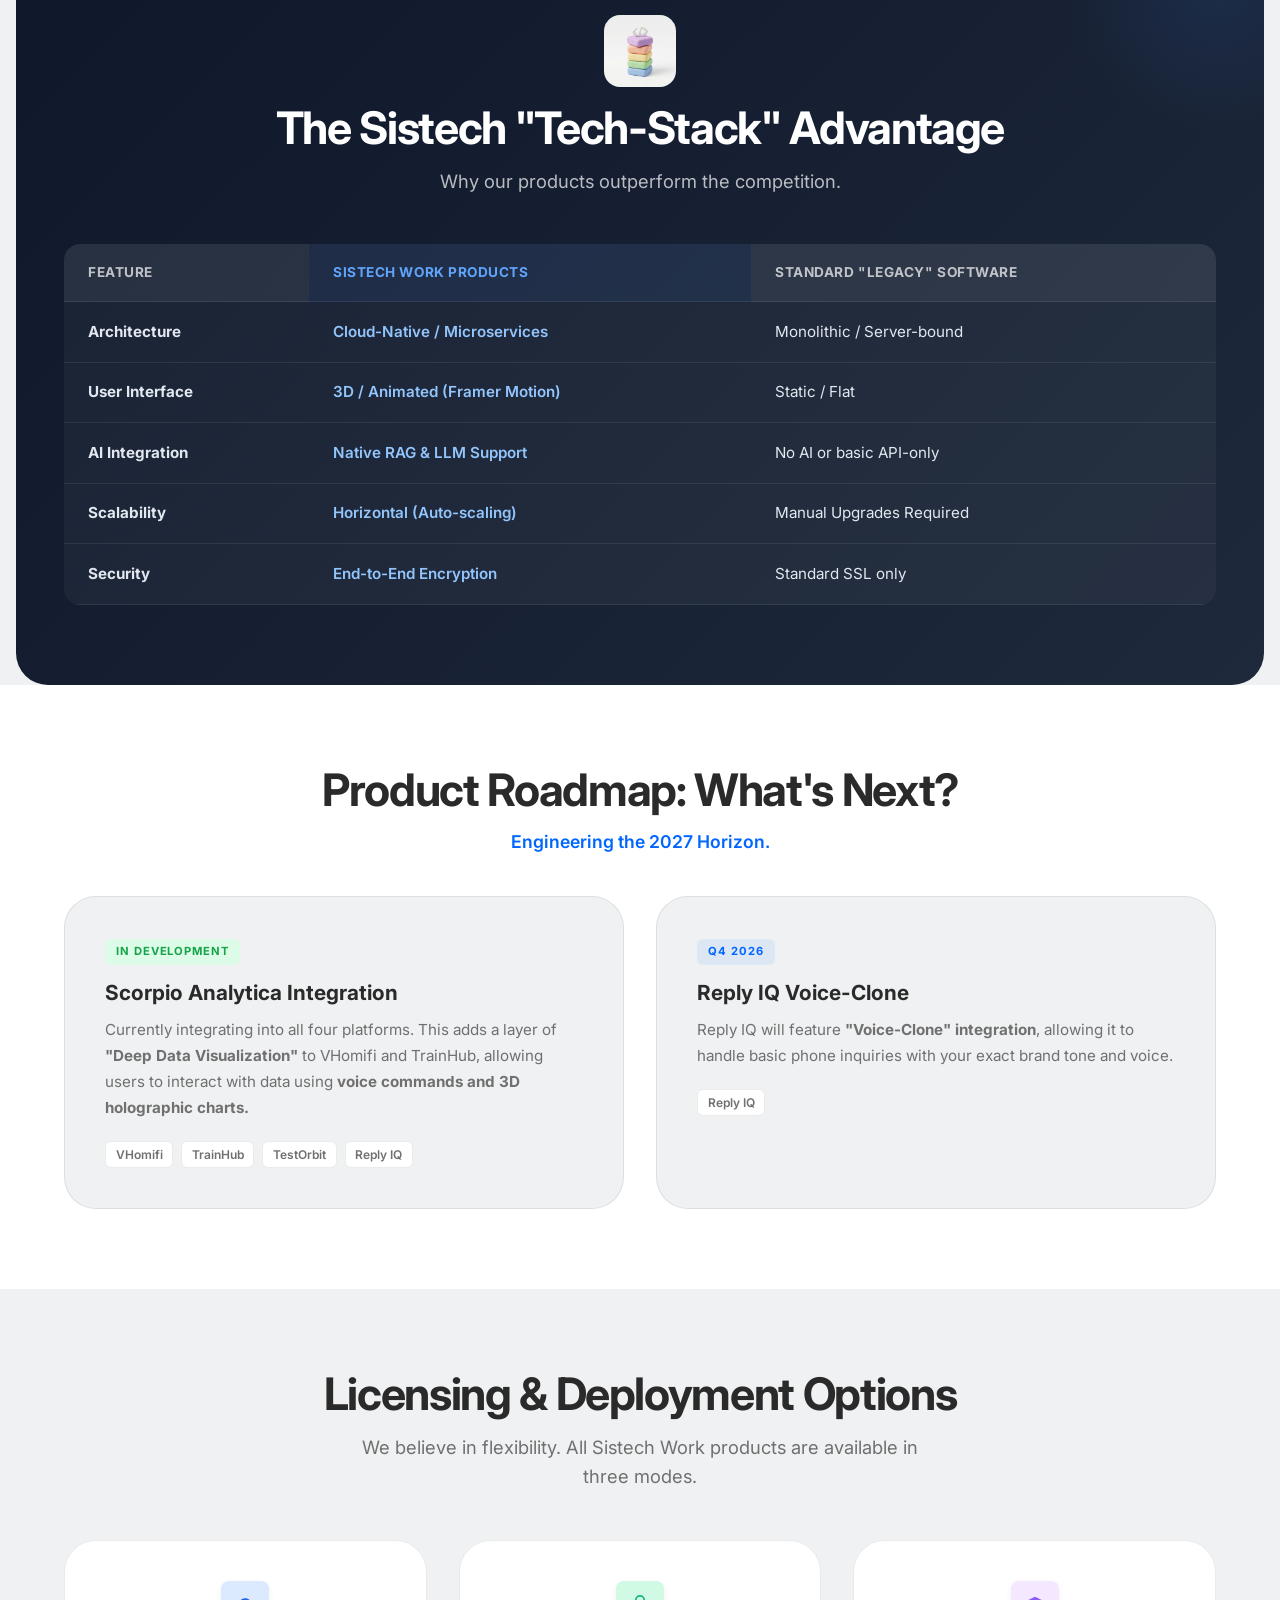
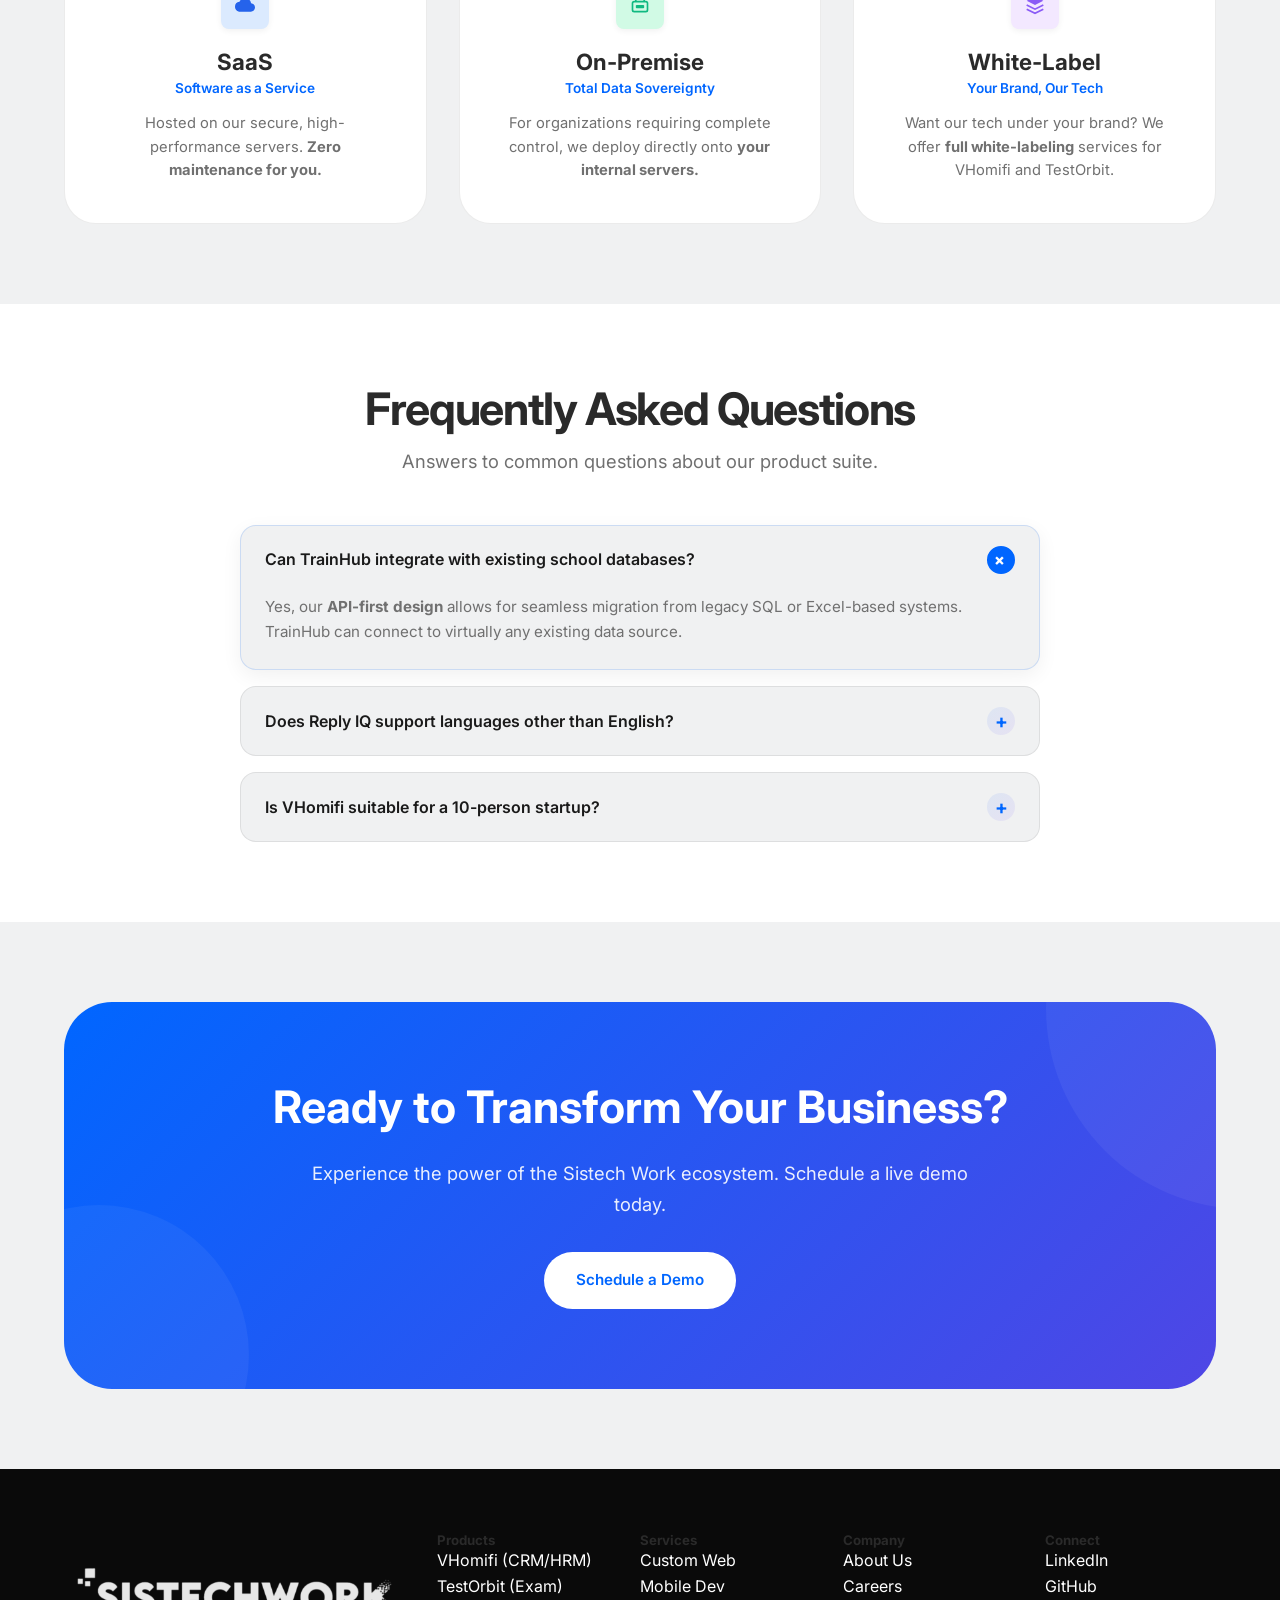
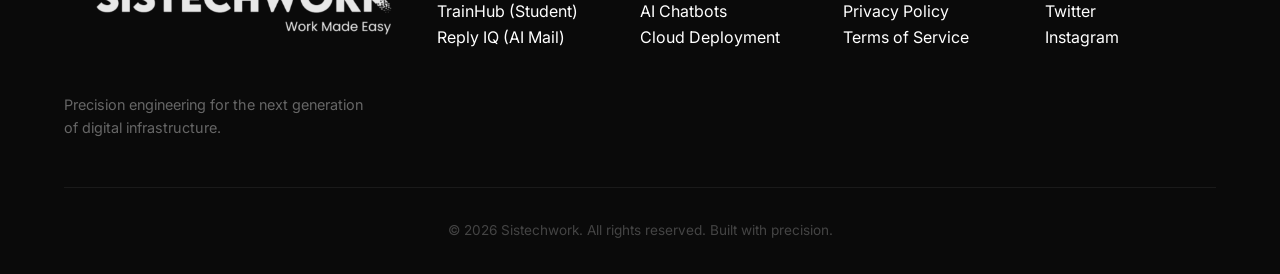
<file: products.html>
<!DOCTYPE html>
<html lang="en">
<head>
    <meta charset="UTF-8">
    <meta name="viewport" content="width=device-width, initial-scale=1.0">
    <title>Products | Sistechwork — Intelligent Solutions for the Modern Enterprise</title>
    <meta name="description" content="Explore VHomifi, TestOrbit, TrainHub, and Reply IQ — Sistechwork's product ecosystem built for growth, security, and AI-powered efficiency.">

    <!-- Fonts -->
    <link rel="preconnect" href="https://fonts.googleapis.com">
    <link rel="preconnect" href="https://fonts.gstatic.com" crossorigin>
    <link href="https://fonts.googleapis.com/css2?family=Inter:wght@400;500;600;700;800&display=swap" rel="stylesheet">

    <!-- Styles -->
    <link rel="stylesheet" href="style.css?v=3">
    <link rel="stylesheet" href="products.css?v=2">
</head>
<body>
    <!-- Page Loader -->
    <div class="pp-loader" id="ppLoader">
        <div class="pp-loader-inner">
            <div class="pp-loader-ring"></div>
            <img src="./assets/images/logo.png" alt="Loading" class="pp-loader-logo">
        </div>
    </div>
    <header class="site-header">
        <div class="container">
            <nav class="nav-container">
                <a href="index.html" class="logo-link">
                    <img src="./assets/images/logo.png" alt="Sistechwork">
                </a>

                <div class="primary-menu">
                    <ul class="nav-list" style="list-style: none; display: flex; gap: 2rem; margin: 0; padding: 0;">
                        <li><a href="products.html" style="text-decoration: none; color: var(--color-primary); font-weight: 600;">Products</a></li>
                        <li><a href="index.html#services" style="text-decoration: none; color: inherit; font-weight: 500;">Services</a></li>
                        <li><a href="index.html#techstack" style="text-decoration: none; color: inherit; font-weight: 500;">Tech Stack</a></li>
                        <li><a href="index.html#careers" style="text-decoration: none; color: inherit; font-weight: 500;">Careers</a></li>
                        <li><a href="index.html#contact" style="text-decoration: none; color: inherit; font-weight: 500;">Contact</a></li>
                    </ul>
                </div>

                <a href="index.html#contact" class="btn btn-primary">Get Started</a>
            </nav>
        </div>
    </header>

    <!-- ============================================
         HERO: PRODUCT ECOSYSTEM
         ============================================ -->
    <section class="pp-hero section-padding">
        <div class="liquid-blob-container">
            <div class="liquid-blob blob-1" style="opacity: 0.12;"></div>
            <div class="liquid-blob blob-2" style="top: 30%; right: -150px; opacity: 0.1;"></div>
        </div>
        <div class="container">
            <div class="pp-hero-badge reveal reveal-up">THE SISTECH WORK ECOSYSTEM</div>
            <h1 class="pp-hero-title reveal reveal-up delay-1">Intelligent Solutions for the<br> Modern Enterprise</h1>
            <p class="pp-hero-subtitle reveal reveal-up delay-2">Four powerful platforms. One unified intelligence layer. Built for growth, security, and scale.</p>
            <div class="pp-hero-nav reveal reveal-up delay-3">
                <a href="#vhomifi" class="pp-nav-pill">
                    <img src="./assets/images/icon_vhomifi.png" alt="VHomifi" class="pp-nav-icon"> VHomifi
                </a>
                <a href="#testorbit" class="pp-nav-pill">
                    <img src="./assets/images/icon_testorbit.png" alt="TestOrbit" class="pp-nav-icon"> TestOrbit
                </a>
                <a href="#trainhub" class="pp-nav-pill">
                    <img src="./assets/images/icon_trainhub.png" alt="TrainHub" class="pp-nav-icon"> TrainHub
                </a>
                <a href="#replyiq" class="pp-nav-pill">
                    <img src="./assets/images/icon_replyiq.png" alt="Reply IQ" class="pp-nav-icon"> Reply IQ
                </a>
            </div>
        </div>
    </section>

    <!-- ============================================
         SECTION 1: VHOMIFI SUITE
         ============================================ -->
    <section id="vhomifi" class="pp-product section-padding">
        <div class="liquid-blob-container">
            <div class="liquid-blob blob-2" style="top: 20%; left: -200px; opacity: 0.08;"></div>
            <div class="liquid-blob blob-3" style="bottom: 10%; right: -100px; opacity: 0.08;"></div>
        </div>
        <div class="container">
            <div class="pp-product-header reveal reveal-left">
                <img src="./assets/images/icon_vhomifi.png" alt="VHomifi" class="pp-product-icon">
                <div>
                    <div class="pp-product-badge">CRM + HRM</div>
                    <h2>The VHomifi Suite</h2>
                    <p class="pp-product-headline">Where CRM Meets HRM in a Unified Intelligence Portal.</p>
                </div>
            </div>

            <div class="pp-vision-card reveal reveal-up">
                <h3>The Vision</h3>
                <p>In the traditional business model, Sales (CRM) and Operations (HRM) exist in separate universes. This disconnection leads to data leakage and missed opportunities. VHomifi was engineered to solve this <strong>"Intelligence Gap."</strong> It is a centralized nervous system that manages your most valuable assets: <strong>your people and your customers.</strong></p>
            </div>

            <div class="pp-modules-grid">
                <!-- HRM Module -->
                <div class="pp-module-card reveal reveal-left delay-1">
                    <div class="pp-module-label">Module 1</div>
                    <h3>Advanced Human Resource Management (HRM)</h3>
                    <p class="pp-module-desc">VHomifi's HRM module is not just a digital filing cabinet; it is a <strong>proactive management tool.</strong></p>
                    <ul class="pp-feature-list">
                        <li>
                            <span class="feat-icon clay-icon" style="background:#E3F0FF;"><svg width="14" height="14" viewBox="0 0 24 24" fill="none"><path d="M12 2C6.48 2 2 6.48 2 12s4.48 10 10 10 10-4.48 10-10S17.52 2 12 2zm-1 15l-4-4 1.41-1.41L11 14.17l6.59-6.59L19 9l-8 8z" fill="#3B82F6"/></svg></span>
                            <div><strong>Automated Payroll Engine:</strong> Handle complex tax structures, variable bonuses, and multi-currency payouts with a single click.</div>
                        </li>
                        <li>
                            <span class="feat-icon clay-icon" style="background:#F3E8FF;"><svg width="14" height="14" viewBox="0 0 24 24" fill="none"><path d="M12 2C8 2 5 5 5 9c0 2.5 1.5 5 3 6.5V18h8v-2.5c1.5-1.5 3-4 3-6.5 0-4-3-7-7-7z" fill="#8B5CF6"/><rect x="9" y="19" width="6" height="2" rx="1" fill="#8B5CF6"/></svg></span>
                            <div><strong>Predictive Retention Analytics:</strong> Using ML algorithms to identify patterns in employee behavior and predict turnover risks before they happen.</div>
                        </li>
                        <li>
                            <span class="feat-icon clay-icon" style="background:#D1FAE5;"><svg width="14" height="14" viewBox="0 0 24 24" fill="none"><circle cx="12" cy="12" r="10" stroke="#10B981" stroke-width="2"/><path d="M8 12h8M12 8v8" stroke="#10B981" stroke-width="2" stroke-linecap="round"/></svg></span>
                            <div><strong>Lifecycle Management:</strong> From the first "Hello" in the interview to the final "Goodbye" in the exit interview, every touchpoint is recorded.</div>
                        </li>
                        <li>
                            <span class="feat-icon clay-icon" style="background:#FEF3C7;"><svg width="14" height="14" viewBox="0 0 24 24" fill="none"><rect x="3" y="14" width="4" height="8" rx="1" fill="#F59E0B"/><rect x="10" y="8" width="4" height="14" rx="1" fill="#F59E0B"/><rect x="17" y="4" width="4" height="18" rx="1" fill="#F59E0B"/></svg></span>
                            <div><strong>Performance Benchmarking:</strong> Shift from subjective reviews to data-driven performance metrics with real-time KPIs.</div>
                        </li>
                    </ul>
                </div>

                <!-- CRM Module -->
                <div class="pp-module-card reveal reveal-right delay-2">
                    <div class="pp-module-label">Module 2</div>
                    <h3>High-Velocity Customer Relationship Management (CRM)</h3>
                    <p class="pp-module-desc">The CRM component of VHomifi is built for teams that <strong>refuse to slow down.</strong></p>
                    <ul class="pp-feature-list">
                        <li>
                            <span class="feat-icon clay-icon" style="background:#FFECE3;"><svg width="14" height="14" viewBox="0 0 24 24" fill="none"><circle cx="12" cy="12" r="10" stroke="#F97316" stroke-width="2"/><circle cx="12" cy="12" r="6" stroke="#F97316" stroke-width="2"/><circle cx="12" cy="12" r="2" fill="#F97316"/></svg></span>
                            <div><strong>Lead Scoring AI:</strong> Automatically rank leads based on engagement history and conversion probability.</div>
                        </li>
                        <li>
                            <span class="feat-icon clay-icon" style="background:#DBEAFE;"><svg width="14" height="14" viewBox="0 0 24 24" fill="none"><rect x="3" y="3" width="7" height="7" rx="1.5" fill="#2563EB"/><rect x="14" y="3" width="7" height="7" rx="1.5" fill="#2563EB" opacity="0.6"/><rect x="3" y="14" width="7" height="7" rx="1.5" fill="#2563EB" opacity="0.4"/><rect x="14" y="14" width="7" height="7" rx="1.5" fill="#2563EB" opacity="0.8"/></svg></span>
                            <div><strong>Pipeline Visualization:</strong> A 3D-inspired Kanban board that allows you to see the health of your sales funnel at a glance.</div>
                        </li>
                        <li>
                            <span class="feat-icon clay-icon" style="background:#E0E7FF;"><svg width="14" height="14" viewBox="0 0 24 24" fill="none"><path d="M4 4h16v12H5.17L4 17.17V4z" stroke="#6366F1" stroke-width="2" fill="none" stroke-linejoin="round"/><circle cx="9" cy="10" r="1" fill="#6366F1"/><circle cx="12" cy="10" r="1" fill="#6366F1"/><circle cx="15" cy="10" r="1" fill="#6366F1"/></svg></span>
                            <div><strong>Integrated Communication:</strong> Sync emails, calls, and meetings directly into the client profile so no context is ever lost.</div>
                        </li>
                    </ul>
                </div>
            </div>
        </div>
    </section>

    <!-- ============================================
         SECTION 2: TESTORBIT
         ============================================ -->
    <section id="testorbit" class="pp-product pp-product-alt section-padding">
        <div class="container">
            <div class="pp-product-header reveal reveal-left">
                <img src="./assets/images/icon_testorbit.png" alt="TestOrbit" class="pp-product-icon">
                <div>
                    <div class="pp-product-badge">Examination</div>
                    <h2>TestOrbit</h2>
                    <p class="pp-product-headline">Uncompromising Integrity. Unlimited Scalability.</p>
                </div>
            </div>

            <div class="pp-vision-card reveal reveal-up">
                <h3>The Mission</h3>
                <p>Education and certification industries are facing a <strong>crisis of trust.</strong> As testing moves online, the risk of malpractice increases. TestOrbit is our response — a secure, proctored environment that ensures the person taking the test is who they say they are, and the results they achieve are <strong>100% legitimate.</strong></p>
            </div>

            <div class="pp-features-showcase">
                <h3 class="pp-features-title">Core Technical Features</h3>
                <div class="pp-features-grid-4">
                    <div class="pp-feat-card reveal reveal-up delay-1">
                        <span class="feat-icon clay-icon" style="background:#FEE2E2;"><svg width="16" height="16" viewBox="0 0 24 24" fill="none"><circle cx="12" cy="8" r="4" stroke="#EF4444" stroke-width="2"/><path d="M5 20c0-3.87 3.13-7 7-7s7 3.13 7 7" stroke="#EF4444" stroke-width="2" fill="none"/><path d="M15 3l3 3-3 3" stroke="#EF4444" stroke-width="2" fill="none" stroke-linecap="round"/></svg></span>
                        <h4>AI-Enhanced Proctoring</h4>
                        <p>Using computer vision to detect unauthorized aids, multiple faces, or suspicious behavior during the exam.</p>
                    </div>
                    <div class="pp-feat-card reveal reveal-up delay-2">
                        <span class="feat-icon clay-icon" style="background:#F3E8FF;"><svg width="16" height="16" viewBox="0 0 24 24" fill="none"><path d="M4 4l4 4M20 4l-4 4M4 20l4-4M20 20l-4-4" stroke="#8B5CF6" stroke-width="2" stroke-linecap="round"/><circle cx="12" cy="12" r="4" fill="#8B5CF6"/></svg></span>
                        <h4>Dynamic Question Shuffling</h4>
                        <p>Our "Orbit Engine" ensures no two students ever receive the exact same test in the same order.</p>
                    </div>
                    <div class="pp-feat-card reveal reveal-up delay-3">
                        <span class="feat-icon clay-icon" style="background:#DBEAFE;"><svg width="16" height="16" viewBox="0 0 24 24" fill="none"><rect x="4" y="4" width="16" height="16" rx="2" stroke="#2563EB" stroke-width="2"/><path d="M4 9h16" stroke="#2563EB" stroke-width="2"/><rect x="7" y="12" width="4" height="4" rx="1" fill="#2563EB"/></svg></span>
                        <h4>Browser Lockdown</h4>
                        <p>The candidate's device is locked into the portal, preventing navigation to search engines or other applications.</p>
                    </div>
                    <div class="pp-feat-card reveal reveal-up delay-4">
                        <span class="feat-icon clay-icon" style="background:#D1FAE5;"><svg width="16" height="16" viewBox="0 0 24 24" fill="none"><path d="M13 2L4.09 12H11L10 22L18.91 12H12L13 2Z" fill="#10B981"/></svg></span>
                        <h4>Real-Time Latency Optimization</h4>
                        <p>Built with high-concurrency architecture to support 20,000+ simultaneous users without a microsecond of lag.</p>
                    </div>
                </div>
            </div>
        </div>
    </section>

    <!-- ============================================
         SECTION 3: TRAINHUB
         ============================================ -->
    <section id="trainhub" class="pp-product section-padding">
        <div class="container">
            <div class="pp-product-header reveal reveal-left">
                <img src="./assets/images/icon_trainhub.png" alt="TrainHub" class="pp-product-icon">
                <div>
                    <div class="pp-product-badge">Academic</div>
                    <h2>TrainHub</h2>
                    <p class="pp-product-headline">Empowering Educators. Inspiring Students.</p>
                </div>
            </div>

            <div class="pp-vision-card reveal reveal-up">
                <h3>The Evolution of Academic Management</h3>
                <p>TrainHub is designed for the modern classroom — where data should <strong>empower teachers, not overwhelm them.</strong> It serves as the ultimate bridge between students, parents, and faculty.</p>
            </div>

            <div class="pp-features-showcase">
                <h3 class="pp-features-title">Key Functional Areas</h3>
                <div class="pp-features-grid-4">
                    <div class="pp-feat-card">
                        <span class="feat-icon clay-icon" style="background:#E0F2FE;"><svg width="16" height="16" viewBox="0 0 24 24" fill="none"><rect x="3" y="3" width="18" height="18" rx="2" stroke="#0EA5E9" stroke-width="2"/><path d="M8 12h8M8 8h8M8 16h4" stroke="#0EA5E9" stroke-width="2" stroke-linecap="round"/></svg></span>
                        <h4>The Attendance Matrix</h4>
                        <p>Move beyond paper rolls. TrainHub uses biometric or QR-based attendance that instantly updates the cloud.</p>
                    </div>
                    <div class="pp-feat-card">
                        <span class="feat-icon clay-icon" style="background:#FEF3C7;"><svg width="16" height="16" viewBox="0 0 24 24" fill="none"><path d="M18 8A6 6 0 006 8c0 7-3 9-3 9h18s-3-2-3-9" stroke="#F59E0B" stroke-width="2" fill="none"/><path d="M13.73 21a2 2 0 01-3.46 0" stroke="#F59E0B" stroke-width="2" stroke-linecap="round"/></svg></span>
                        <h4>Automated Parent Alerts</h4>
                        <p>If a student is absent or marks drop below threshold, the system automatically triggers SMS or Email notification.</p>
                    </div>
                    <div class="pp-feat-card">
                        <span class="feat-icon clay-icon" style="background:#FFECE3;"><svg width="16" height="16" viewBox="0 0 24 24" fill="none"><path d="M12 2L15.09 8.26L22 9.27L17 14.14L18.18 21.02L12 17.77L5.82 21.02L7 14.14L2 9.27L8.91 8.26L12 2Z" fill="#F97316"/></svg></span>
                        <h4>The Gradebook 2.0</h4>
                        <p>A sophisticated mark-management system that calculates averages, rankings, and "improvement scores" automatically.</p>
                    </div>
                    <div class="pp-feat-card">
                        <span class="feat-icon clay-icon" style="background:#E3F0FF;"><svg width="16" height="16" viewBox="0 0 24 24" fill="none"><rect x="5" y="11" width="14" height="11" rx="2" fill="#3B82F6"/><path d="M8 11V7a4 4 0 018 0v4" stroke="#3B82F6" stroke-width="2" fill="none"/></svg></span>
                        <h4>Resource Vault</h4>
                        <p>A secure repository where teachers can upload lectures, 3D models, and study materials, accessible 24/7.</p>
                    </div>
                </div>
            </div>
        </div>
    </section>

    <!-- ============================================
         SECTION 4: REPLY IQ
         ============================================ -->
    <section id="replyiq" class="pp-product pp-product-alt section-padding">
        <div class="container">
            <div class="pp-product-header reveal reveal-left">
                <img src="./assets/images/icon_replyiq.png" alt="Reply IQ" class="pp-product-icon">
                <div>
                    <div class="pp-product-badge">AI Mail</div>
                    <h2>Reply IQ</h2>
                    <p class="pp-product-headline">Your AI Digital Twin for the Inbox.</p>
                </div>
            </div>

            <div class="pp-vision-card reveal reveal-up">
                <h3>The Problem: The "Inbox Infinity" Trap</h3>
                <p>Business owners spend an average of <strong>4 hours a day</strong> on email. Reply IQ was built to give those hours back. This isn't just an "auto-responder"; it is a <strong>context-aware AI agent.</strong></p>
            </div>

            <div class="pp-features-showcase">
                <h3 class="pp-features-title">Technical Capabilities</h3>
                <div class="pp-features-grid-4">
                    <div class="pp-feat-card">
                        <span class="feat-icon clay-icon" style="background:#FCE7F3;"><svg width="16" height="16" viewBox="0 0 24 24" fill="none"><circle cx="12" cy="12" r="10" stroke="#EC4899" stroke-width="2"/><path d="M8 14s1.5 2 4 2 4-2 4-2" stroke="#EC4899" stroke-width="2" fill="none" stroke-linecap="round"/><circle cx="9" cy="9" r="1.5" fill="#EC4899"/><circle cx="15" cy="9" r="1.5" fill="#EC4899"/></svg></span>
                        <h4>Sentiment & Intent Detection</h4>
                        <p>Reply IQ reads the emotion of the sender. It knows the difference between a frustrated customer and a warm lead asking for a quote.</p>
                    </div>
                    <div class="pp-feat-card">
                        <span class="feat-icon clay-icon" style="background:#E0E7FF;"><svg width="16" height="16" viewBox="0 0 24 24" fill="none"><circle cx="12" cy="8" r="4" fill="#6366F1"/><rect x="10" y="12" width="4" height="6" fill="#6366F1"/><rect x="6" y="18" width="12" height="3" rx="1" fill="#6366F1"/></svg></span>
                        <h4>The Extension Ecosystem</h4>
                        <p>Seamlessly integrates as a Chrome/Edge extension. It "shadows" your Gmail or Outlook, suggesting replies you can approve with one click.</p>
                    </div>
                    <div class="pp-feat-card">
                        <span class="feat-icon clay-icon" style="background:#FEE2E2;"><svg width="16" height="16" viewBox="0 0 24 24" fill="none"><rect x="5" y="11" width="14" height="11" rx="2" fill="#EF4444"/><path d="M8 11V7a4 4 0 018 0v4" stroke="#EF4444" stroke-width="2" fill="none"/><circle cx="12" cy="16" r="2" fill="white"/></svg></span>
                        <h4>Zero-Knowledge Security</h4>
                        <p>Reply IQ processes data locally or via encrypted pipelines, ensuring sensitive business communications remain yours alone.</p>
                    </div>
                    <div class="pp-feat-card">
                        <span class="feat-icon clay-icon" style="background:#F0FDF4;"><svg width="16" height="16" viewBox="0 0 24 24" fill="none"><path d="M4 19.5A2.5 2.5 0 016.5 17H20" stroke="#22C55E" stroke-width="2"/><path d="M6.5 2H20v20H6.5A2.5 2.5 0 014 19.5v-15A2.5 2.5 0 016.5 2z" stroke="#22C55E" stroke-width="2" fill="none"/><path d="M8 7h8M8 11h6" stroke="#22C55E" stroke-width="2" stroke-linecap="round"/></svg></span>
                        <h4>Knowledge Base Training</h4>
                        <p>Feed Reply IQ your company's PDFs, FAQs, and docs. It answers customer questions with the accuracy of your best employee.</p>
                    </div>
                </div>
            </div>
        </div>
    </section>

    <!-- ============================================
         SECTION 5: TECH-STACK ADVANTAGE
         ============================================ -->
    <section class="pp-comparison section-padding">
        <div class="container">
            <img src="./assets/images/icon_techstack.png" alt="Tech Stack" class="pp-section-icon">
            <h2 class="section-title" style="color:#fff;">The Sistech "Tech-Stack" Advantage</h2>
            <p class="section-subtitle" style="color:rgba(255,255,255,0.7);">Why our products outperform the competition.</p>

            <div class="pp-table-wrap">
                <table class="pp-comparison-table">
                    <thead>
                        <tr>
                            <th>Feature</th>
                            <th class="pp-th-highlight">Sistech Work Products</th>
                            <th>Standard "Legacy" Software</th>
                        </tr>
                    </thead>
                    <tbody>
                        <tr>
                            <td><strong>Architecture</strong></td>
                            <td class="pp-td-highlight">Cloud-Native / Microservices</td>
                            <td>Monolithic / Server-bound</td>
                        </tr>
                        <tr>
                            <td><strong>User Interface</strong></td>
                            <td class="pp-td-highlight">3D / Animated (Framer Motion)</td>
                            <td>Static / Flat</td>
                        </tr>
                        <tr>
                            <td><strong>AI Integration</strong></td>
                            <td class="pp-td-highlight">Native RAG & LLM Support</td>
                            <td>No AI or basic API-only</td>
                        </tr>
                        <tr>
                            <td><strong>Scalability</strong></td>
                            <td class="pp-td-highlight">Horizontal (Auto-scaling)</td>
                            <td>Manual Upgrades Required</td>
                        </tr>
                        <tr>
                            <td><strong>Security</strong></td>
                            <td class="pp-td-highlight">End-to-End Encryption</td>
                            <td>Standard SSL only</td>
                        </tr>
                    </tbody>
                </table>
            </div>
        </div>
    </section>

    <!-- ============================================
         SECTION 6: PRODUCT ROADMAP
         ============================================ -->
    <section class="pp-roadmap section-padding">
        <div class="container">
            <h2 class="section-title">Product Roadmap: What's Next?</h2>
            <p class="pp-roadmap-headline">Engineering the 2027 Horizon.</p>

            <div class="pp-roadmap-grid">
                <div class="pp-roadmap-card">
                    <div class="pp-roadmap-tag">IN DEVELOPMENT</div>
                    <h3>Scorpio Analytica Integration</h3>
                    <p>Currently integrating into all four platforms. This adds a layer of <strong>"Deep Data Visualization"</strong> to VHomifi and TrainHub, allowing users to interact with data using <strong>voice commands and 3D holographic charts.</strong></p>
                    <div class="pp-roadmap-products">
                        <span>VHomifi</span>
                        <span>TrainHub</span>
                        <span>TestOrbit</span>
                        <span>Reply IQ</span>
                    </div>
                </div>
                <div class="pp-roadmap-card">
                    <div class="pp-roadmap-tag pp-roadmap-tag-future">Q4 2026</div>
                    <h3>Reply IQ Voice-Clone</h3>
                    <p>Reply IQ will feature <strong>"Voice-Clone" integration</strong>, allowing it to handle basic phone inquiries with your exact brand tone and voice.</p>
                    <div class="pp-roadmap-products">
                        <span>Reply IQ</span>
                    </div>
                </div>
            </div>
        </div>
    </section>

    <!-- ============================================
         SECTION 7: LICENSING & DEPLOYMENT
         ============================================ -->
    <section class="pp-licensing section-padding">
        <div class="container">
            <h2 class="section-title">Licensing & Deployment Options</h2>
            <p class="section-subtitle">We believe in flexibility. All Sistech Work products are available in three modes.</p>

            <div class="pp-license-grid">
                <div class="pp-license-card">
                    <span class="feat-icon clay-icon pp-license-icon" style="background:#DBEAFE;"><svg width="20" height="20" viewBox="0 0 24 24" fill="none"><path d="M19.35 10.04A7.49 7.49 0 0012 4C9.11 4 6.6 5.64 5.35 8.04A6.002 6.002 0 000 14c0 3.31 2.69 6 6 6h13c2.76 0 5-2.24 5-5 0-2.64-2.05-4.78-4.65-4.96z" fill="#2563EB"/></svg></span>
                    <h3>SaaS</h3>
                    <p class="pp-license-label">Software as a Service</p>
                    <p>Hosted on our secure, high-performance servers. <strong>Zero maintenance for you.</strong></p>
                </div>
                <div class="pp-license-card">
                    <span class="feat-icon clay-icon pp-license-icon" style="background:#D1FAE5;"><svg width="20" height="20" viewBox="0 0 24 24" fill="none"><rect x="3" y="8" width="18" height="12" rx="2" stroke="#10B981" stroke-width="2"/><path d="M7 8V6a5 5 0 0110 0v2" stroke="#10B981" stroke-width="2" fill="none"/><rect x="7" y="12" width="10" height="4" rx="1" fill="#10B981"/></svg></span>
                    <h3>On-Premise</h3>
                    <p class="pp-license-label">Total Data Sovereignty</p>
                    <p>For organizations requiring complete control, we deploy directly onto <strong>your internal servers.</strong></p>
                </div>
                <div class="pp-license-card">
                    <span class="feat-icon clay-icon pp-license-icon" style="background:#F3E8FF;"><svg width="20" height="20" viewBox="0 0 24 24" fill="none"><path d="M12 2L2 7l10 5 10-5-10-5z" fill="#8B5CF6"/><path d="M2 17l10 5 10-5" stroke="#8B5CF6" stroke-width="2" fill="none"/><path d="M2 12l10 5 10-5" stroke="#8B5CF6" stroke-width="2" fill="none"/></svg></span>
                    <h3>White-Label</h3>
                    <p class="pp-license-label">Your Brand, Our Tech</p>
                    <p>Want our tech under your brand? We offer <strong>full white-labeling</strong> services for VHomifi and TestOrbit.</p>
                </div>
            </div>
        </div>
    </section>

    <!-- ============================================
         SECTION 8: FAQs
         ============================================ -->
    <section class="pp-faq section-padding">
        <div class="container">
            <h2 class="section-title">Frequently Asked Questions</h2>
            <p class="section-subtitle">Answers to common questions about our product suite.</p>

            <div class="pp-faq-list">
                <details class="pp-faq-item" open>
                    <summary>
                        <span class="pp-faq-q">Can TrainHub integrate with existing school databases?</span>
                        <span class="pp-faq-toggle">+</span>
                    </summary>
                    <div class="pp-faq-answer">
                        <p>Yes, our <strong>API-first design</strong> allows for seamless migration from legacy SQL or Excel-based systems. TrainHub can connect to virtually any existing data source.</p>
                    </div>
                </details>
                <details class="pp-faq-item">
                    <summary>
                        <span class="pp-faq-q">Does Reply IQ support languages other than English?</span>
                        <span class="pp-faq-toggle">+</span>
                    </summary>
                    <div class="pp-faq-answer">
                        <p>Currently, it supports <strong>25+ languages</strong> with native-level fluency, including Spanish, French, German, and Hindi.</p>
                    </div>
                </details>
                <details class="pp-faq-item">
                    <summary>
                        <span class="pp-faq-q">Is VHomifi suitable for a 10-person startup?</span>
                        <span class="pp-faq-toggle">+</span>
                    </summary>
                    <div class="pp-faq-answer">
                        <p>Absolutely. <strong>VHomifi is modular.</strong> You only pay for the features you use, and it scales as your team grows. It's designed to work for teams of 10 or 10,000.</p>
                    </div>
                </details>
            </div>
        </div>
    </section>

    <!-- ============================================
         CTA BANNER
         ============================================ -->
    <section class="pp-cta section-padding">
        <div class="container">
            <div class="careers-inner">
                <h2>Ready to Transform Your Business?</h2>
                <p>Experience the power of the Sistech Work ecosystem. Schedule a live demo today.</p>
                <a href="index.html#contact" class="btn btn-outline-white">Schedule a Demo</a>
            </div>
        </div>
    </section>

    <!-- Footer -->
    <footer class="site-footer">
        <div class="container">
            <div class="footer-grid">
                <div class="footer-brand">
                    <img src="./assets/images/logo.png" alt="Sistechwork" class="footer-logo">
                    <p>Precision engineering for the next generation of digital infrastructure.</p>
                </div>
                <div class="footer-col">
                    <h5>Products</h5>
                    <ul>
                        <li><a href="#vhomifi">VHomifi (CRM/HRM)</a></li>
                        <li><a href="#testorbit">TestOrbit (Exam)</a></li>
                        <li><a href="#trainhub">TrainHub (Student)</a></li>
                        <li><a href="#replyiq">Reply IQ (AI Mail)</a></li>
                    </ul>
                </div>
                <div class="footer-col">
                    <h5>Services</h5>
                    <ul>
                        <li><a href="index.html#services">Custom Web</a></li>
                        <li><a href="index.html#services">Mobile Dev</a></li>
                        <li><a href="index.html#services">AI Chatbots</a></li>
                        <li><a href="index.html#services">Cloud Deployment</a></li>
                    </ul>
                </div>
                <div class="footer-col">
                    <h5>Company</h5>
                    <ul>
                        <li><a href="#">About Us</a></li>
                        <li><a href="index.html#careers">Careers</a></li>
                        <li><a href="#">Privacy Policy</a></li>
                        <li><a href="#">Terms of Service</a></li>
                    </ul>
                </div>
                <div class="footer-col">
                    <h5>Connect</h5>
                    <ul>
                        <li><a href="#">LinkedIn</a></li>
                        <li><a href="#">GitHub</a></li>
                        <li><a href="#">Twitter</a></li>
                        <li><a href="#">Instagram</a></li>
                    </ul>
                </div>
            </div>
            <div class="footer-bottom">
                <p>&copy; 2026 Sistechwork. All rights reserved. Built with precision.</p>
            </div>
        </div>
    </footer>

    <!-- Scroll Reveal & Loader Script -->
    <script>
    (function() {
        // ---- Loading Screen ----
        window.addEventListener('load', function() {
            const loader = document.getElementById('ppLoader');
            setTimeout(function() {
                loader.classList.add('pp-loader-hide');
                setTimeout(() => loader.remove(), 600);
            }, 800);
        });

        // ---- Intersection Observer Scroll Reveal ----
        const revealElements = document.querySelectorAll('.reveal');
        const revealObserver = new IntersectionObserver(function(entries) {
            entries.forEach(function(entry) {
                if (entry.isIntersecting) {
                    entry.target.classList.add('revealed');
                    revealObserver.unobserve(entry.target);
                }
            });
        }, { threshold: 0.12, rootMargin: '0px 0px -40px 0px' });

        revealElements.forEach(function(el) { revealObserver.observe(el); });

        // ---- Smooth Scroll for anchor links ----
        document.querySelectorAll('a[href^="#"]').forEach(function(anchor) {
            anchor.addEventListener('click', function(e) {
                const target = document.querySelector(this.getAttribute('href'));
                if (target) {
                    e.preventDefault();
                    target.scrollIntoView({ behavior: 'smooth', block: 'start' });
                }
            });
        });

        // ---- Active Nav Pill on Scroll ----
        const sections = document.querySelectorAll('.pp-product[id]');
        const navPills = document.querySelectorAll('.pp-nav-pill');
        window.addEventListener('scroll', function() {
            let current = '';
            sections.forEach(function(section) {
                const top = section.offsetTop - 200;
                if (pageYOffset >= top) current = section.getAttribute('id');
            });
            navPills.forEach(function(pill) {
                pill.classList.remove('pp-nav-pill-active');
                if (pill.getAttribute('href') === '#' + current) {
                    pill.classList.add('pp-nav-pill-active');
                }
            });
        });

        // ---- Parallax on Hero ----
        const hero = document.querySelector('.pp-hero');
        window.addEventListener('scroll', function() {
            if (hero) {
                const scrolled = window.pageYOffset;
                hero.style.setProperty('--scroll-y', scrolled * 0.3 + 'px');
            }
        });

        // ---- Counter Animation for Stats ----
        const counters = document.querySelectorAll('.pp-counter');
        const counterObserver = new IntersectionObserver(function(entries) {
            entries.forEach(function(entry) {
                if (entry.isIntersecting) {
                    const el = entry.target;
                    const target = parseInt(el.getAttribute('data-target'));
                    const suffix = el.getAttribute('data-suffix') || '';
                    let current = 0;
                    const step = Math.ceil(target / 60);
                    const timer = setInterval(function() {
                        current += step;
                        if (current >= target) {
                            current = target;
                            clearInterval(timer);
                        }
                        el.textContent = current.toLocaleString() + suffix;
                    }, 20);
                    counterObserver.unobserve(el);
                }
            });
        }, { threshold: 0.5 });
        counters.forEach(function(c) { counterObserver.observe(c); });

        // ---- Table Row Highlight on Hover ----
        document.querySelectorAll('.pp-comparison-table tbody tr').forEach(function(row) {
            row.addEventListener('mouseenter', function() {
                this.style.background = 'rgba(59, 130, 246, 0.08)';
            });
            row.addEventListener('mouseleave', function() {
                this.style.background = '';
            });
        });

        // ---- Scroll Progress Bar ----
        window.addEventListener('scroll', function() {
            const scrollTop = document.documentElement.scrollTop || document.body.scrollTop;
            const scrollHeight = document.documentElement.scrollHeight - document.documentElement.clientHeight;
            const progress = (scrollTop / scrollHeight) * 100;
            document.body.style.setProperty('--scroll-progress', progress + '%');
        });
    })();
    </script>
</body>
</html>
</file>
<file: style.css>
/*
Theme Name: Sistechwork
Theme URI: https://sistechwork.com
Author: Sistechwork Team
Description: A custom, high-fidelity theme for Sistechwork.
Version: 3.0.0
Text Domain: sistechwork
*/

/* ---- Smooth Scroll ---- */
html {
    scroll-behavior: smooth;
}

/* ---- Scroll Progress Bar ---- */
body::before {
    content: '';
    position: fixed;
    top: 0;
    left: 0;
    width: var(--scroll-progress, 0%);
    height: 3px;
    background: linear-gradient(90deg, #0066FF, #8B5CF6, #EC4899);
    z-index: 9999;
    transition: width 0.1s linear;
}

/* ============================================
   SCROLL REVEAL ANIMATION SYSTEM
   ============================================ */
.reveal {
    opacity: 0;
    transition: opacity 0.8s cubic-bezier(0.25, 0.46, 0.45, 0.94),
                transform 0.8s cubic-bezier(0.25, 0.46, 0.45, 0.94);
    will-change: opacity, transform;
}

.reveal.reveal-up { transform: translateY(40px); }
.reveal.reveal-left { transform: translateX(-50px); }
.reveal.reveal-right { transform: translateX(50px); }
.reveal.reveal-scale { transform: scale(0.92); }

.reveal.revealed {
    opacity: 1;
    transform: translateY(0) translateX(0) scale(1);
}

.delay-1 { transition-delay: 0.1s; }
.delay-2 { transition-delay: 0.2s; }
.delay-3 { transition-delay: 0.3s; }
.delay-4 { transition-delay: 0.4s; }
.delay-5 { transition-delay: 0.5s; }

/* --- Design Tokens --- */
:root {
    /* Colors */
    --color-primary: #0066FF;
    --color-primary-hover: #0052CC;
    --color-primary-light: rgba(0, 102, 255, 0.08);
    --color-secondary: #2A2A2A;
    --color-bg: #F0F1F2;
    --color-surface: #FFFFFF;
    --color-text: #1A1A1A;
    --color-text-muted: #707070;
    --color-border: rgba(0, 0, 0, 0.08);
    --color-card-shadow: rgba(0, 0, 0, 0.05);

    /* Typography */
    --font-main: 'Inter', sans-serif;
    --font-size-base: 16px;

    /* Spacing */
    --space-xs: 0.5rem;
    --space-sm: 1rem;
    --space-md: 2rem;
    --space-lg: 4rem;
    --space-xl: 8rem;

    /* Border Radius */
    --radius-sm: 8px;
    --radius-md: 16px;
    --radius-lg: 32px;
    --radius-full: 100px;

    /* Navigation */
    --nav-height: 84px;

    /* Glassmorphism */
    --glass-bg: rgba(255, 255, 255, 0.4);
    --glass-border: rgba(255, 255, 255, 0.5);
    --glass-blur: 24px;
    --glass-shadow: 0 8px 32px 0 rgba(31, 38, 135, 0.07);
    --glass-inner-light: inset 0 1px 1px 0 rgba(255, 255, 255, 0.4);
}

/* --- Decorative Background Blobs --- */
.liquid-blob-container {
    position: absolute;
    inset: 0;
    overflow: hidden;
    pointer-events: none;
    z-index: 0;
}

.liquid-blob {
    position: absolute;
    width: 400px;
    height: 400px;
    filter: blur(80px);
    border-radius: 50%;
    opacity: 0.15;
    animation: blobMovement 20s infinite alternate ease-in-out;
}

.blob-1 { background: #0066FF; top: 10%; left: -100px; }
.blob-2 { background: #8B5CF6; top: 40%; right: -100px; animation-duration: 25s; }
.blob-3 { background: #EC4899; bottom: 10%; left: 20%; animation-duration: 30s; }

@keyframes blobMovement {
    0% { transform: translate(0, 0) scale(1); }
    100% { transform: translate(50px, 100px) scale(1.1); }
}

/* --- Reset & Base --- */
* {
    margin: 0;
    padding: 0;
    box-sizing: border-box;
}

body {
    font-family: var(--font-main);
    font-size: var(--font-size-base);
    color: var(--color-text);
    background-color: var(--color-bg);
    line-height: 1.6;
    overflow-x: hidden;
}

h1,
h2,
h3,
h4,
h5,
h6 {
    font-weight: 700;
    line-height: 1.15;
    color: var(--color-secondary);
}

a {
    text-decoration: none;
    color: inherit;
    transition: all 0.2s ease;
}

img {
    max-width: 100%;
    height: auto;
    display: block;
}

ul {
    list-style: none;
}

/* --- Layout --- */
.container {
    max-width: 1200px;
    margin: 0 auto;
    padding: 0 24px;
}

.section-padding {
    padding: 5rem 0;
}

@media (max-width: 768px) {
    .section-padding {
        padding: 3rem 0;
    }
}

.section-title {
    font-size: 2.8rem;
    text-align: center;
    margin-bottom: 0.75rem;
    letter-spacing: -0.03em;
}

.section-subtitle {
    text-align: center;
    color: var(--color-text-muted);
    font-size: 1.15rem;
    max-width: 600px;
    margin: 0 auto 3rem;
}

@media (max-width: 768px) {
    .section-title {
        font-size: 2rem;
    }
}

/* --- Utility Classes --- */
.flex {
    display: flex;
}

.flex-column {
    flex-direction: column;
}

.items-center {
    align-items: center;
}

.justify-between {
    justify-content: space-between;
}

.justify-center {
    justify-content: center;
}

.text-center {
    text-align: center;
}

.w-full {
    width: 100%;
}

/* --- Components --- */

/* Buttons */
.btn {
    display: inline-flex;
    align-items: center;
    justify-content: center;
    padding: 16px 32px;
    border-radius: var(--radius-full);
    font-weight: 600;
    font-size: 0.95rem;
    cursor: pointer;
    border: none;
    transition: transform 0.2s ease, background 0.2s ease, box-shadow 0.2s ease;
}

.btn:active {
    transform: scale(0.97);
}

.btn-primary {
    background-color: var(--color-primary);
    color: #fff;
}

.btn-primary:hover {
    background-color: var(--color-primary-hover);
    box-shadow: 0 8px 24px rgba(0, 102, 255, 0.25);
}

.btn-secondary {
    background-color: var(--color-surface);
    color: var(--color-secondary);
    border: 1px solid var(--color-border);
}

.btn-secondary:hover {
    border-color: var(--color-secondary);
}

.btn-dark {
    background-color: #000;
    color: #fff;
}

.btn-dark:hover {
    background-color: #222;
}

/* Navigation */
.site-header {
    height: var(--nav-height);
    position: fixed;
    top: 40px;
    left: 0;
    right: 0;
    z-index: 1000;
    display: flex;
    align-items: center;
    justify-content: center;
}

.nav-container {
    display: flex;
    align-items: center;
    justify-content: space-between;
    background: var(--glass-bg);
    backdrop-filter: blur(var(--glass-blur));
    -webkit-backdrop-filter: blur(var(--glass-blur));
    border: 1px solid var(--glass-border);
    border-radius: var(--radius-full);
    padding: 12px 40px;
    width: 102%;
    max-width: 2000px;
    gap: 3rem;
    box-shadow: var(--glass-shadow), var(--glass-inner-light);
    transition: all 0.3s ease;
}

.nav-container:hover {
    background: rgba(255, 255, 255, 0.5);
    border-color: rgba(255, 255, 255, 0.7);
    box-shadow: 0 12px 48px 0 rgba(31, 38, 135, 0.12), var(--glass-inner-light);
}

.logo-link,
.primary-menu,
.header-actions {
    flex-shrink: 0;
}

.logo-link img {
    height: 48px;
    width: auto;
    transition: transform 0.3s ease;
}

.logo-link:hover img {
    transform: scale(1.05);
}

.primary-menu {
    display: flex;
    gap: 2rem;
    padding-left: 0;
}

.primary-menu a {
    font-weight: 500;
    font-size: 0.95rem;
    color: var(--color-secondary);
}

.primary-menu a:hover {
    color: var(--color-primary);
}

@media (max-width: 768px) {
    .primary-menu {
        display: none;
    }

    .site-header {
        top: 20px;
    }
}

/* ============================================
   HERO SECTION
   ============================================ */
.hero {
    padding-top: calc(var(--nav-height) + var(--space-xl));
    padding-bottom: var(--space-lg);
    position: relative;
    overflow: hidden;
    background: url('assets/images/2XJ9w7SxI13YZixwchjQLBKZLlE.png') no-repeat center center;
    background-size: cover;
}

.hero-clouds {
    position: absolute;
    top: 10%;
    left: 0;
    width: 200%;
    height: 60%;
    background: url('assets/images/Dnpvup1NyF3hzpSZcFDgQYUY.webp') repeat-x;
    background-size: contain;
    z-index: 1;
    opacity: 0.6;
    pointer-events: none;
    animation: driftClouds 100s linear infinite;
}

.hero-blob {
    position: absolute;
    width: 600px;
    height: 500px;
    background: radial-gradient(circle, rgba(0, 102, 255, 0.15) 0%, rgba(0, 102, 255, 0) 70%);
    border-radius: 30% 70% 70% 30% / 30% 30% 70% 70%;
    z-index: 2;
    top: 10%;
    right: -100px;
    filter: blur(40px);
    animation: blobFloat 20s ease-in-out infinite alternate;
}

.dot-grid {
    position: absolute;
    width: 300px;
    height: 300px;
    background-image: radial-gradient(var(--color-primary) 1.5px, transparent 1.5px);
    background-size: 24px 24px;
    opacity: 0.1;
    z-index: 2;
    pointer-events: none;
}

.dot-grid-1 {
    top: 20%;
    right: 10%;
}

.dot-grid-2 {
    bottom: 10%;
    left: 5%;
}

.floating-badge {
    position: absolute;
    background: rgba(255, 255, 255, 0.7);
    backdrop-filter: blur(10px);
    border: 1px solid rgba(255, 255, 255, 0.3);
    padding: 12px 20px;
    border-radius: 16px;
    box-shadow: 0 10px 30px rgba(0, 0, 0, 0.05);
    display: flex;
    align-items: center;
    gap: 12px;
    z-index: 5;
    animation: badgeFloat 6s ease-in-out infinite alternate;
}

.badge-1 {
    top: 20%;
    right: 0;
    animation-delay: 0s;
}

.badge-2 {
    bottom: 15%;
    right: 30%;
    animation-delay: -3s;
}

.badge-icon {
    width: 32px;
    height: 32px;
    background: var(--color-primary);
    border-radius: 50%;
    display: flex;
    align-items: center;
    justify-content: center;
    color: white;
    font-size: 1rem;
}

.badge-text {
    line-height: 1.2;
}

.badge-val {
    display: block;
    font-weight: 700;
    font-size: 1.1rem;
    color: var(--color-text);
}

.badge-label {
    display: block;
    font-size: 0.8rem;
    color: var(--color-text-muted);
}

@keyframes driftClouds {
    0% {
        transform: translateX(0);
    }

    100% {
        transform: translateX(-50%);
    }
}

@keyframes blobFloat {
    0% {
        transform: translate(0, 0) rotate(0deg);
    }

    100% {
        transform: translate(30px, -20px) rotate(10deg);
    }
}

@keyframes badgeFloat {
    0% {
        transform: translateY(0);
    }

    100% {
        transform: translateY(-20px);
    }
}

.hero .container {
    position: relative;
    z-index: 1;
}

.hero-grid {
    display: grid;
    grid-template-columns: 1fr;
    gap: var(--space-lg);
    align-items: center;
    text-align: center;
}

.hero-title {
    font-size: 4.2rem;
    letter-spacing: -0.04em;
    margin-bottom: var(--space-sm);
    font-weight: 800;
    background: linear-gradient(135deg, var(--color-text) 0%, #475569 60%, var(--color-primary) 100%);
    -webkit-background-clip: text;
    -webkit-text-fill-color: transparent;
    background-clip: text;
}

@media (max-width: 768px) {
    .hero-title {
        font-size: 2.8rem;
    }
}

.hero-subtitle {
    font-size: 1.2rem;
    color: var(--color-text-muted);
    margin-bottom: var(--space-md);
    max-width: 600px;
    margin-left: auto;
    margin-right: auto;
}

.hero-buttons {
    display: flex;
    gap: var(--space-sm);
    justify-content: center;
}

/* ============================================
   SECTION 2: PROBLEM-SOLUTION
   ============================================ */
.problem-solution {
    background: var(--color-surface);
    position: relative;
    overflow: hidden;
}

.problem-solution::before {
    content: '';
    position: absolute;
    top: -100px;
    left: -100px;
    width: 350px;
    height: 350px;
    background: radial-gradient(circle, rgba(59, 130, 246, 0.06) 0%, transparent 70%);
    border-radius: 50%;
    pointer-events: none;
}

.problem-solution::after {
    content: '';
    position: absolute;
    bottom: -80px;
    right: -80px;
    width: 300px;
    height: 300px;
    background: radial-gradient(circle, rgba(139, 92, 246, 0.05) 0%, transparent 70%);
    border-radius: 50%;
    pointer-events: none;
}

.ps-grid {
    display: flex;
    align-items: stretch;
    gap: 2rem;
}

@media (max-width: 768px) {
    .ps-grid {
        flex-direction: column;
    }

    .ps-divider {
        transform: rotate(90deg);
        margin: 0 auto;
    }
}

.ps-card {
    flex: 1;
    background: var(--glass-bg);
    backdrop-filter: blur(var(--glass-blur));
    -webkit-backdrop-filter: blur(var(--glass-blur));
    border-radius: var(--radius-lg);
    padding: 2.5rem;
    border: 1px solid var(--glass-border);
    transition: transform 0.4s cubic-bezier(0.25, 0.46, 0.45, 0.94), box-shadow 0.4s ease, border-color 0.4s ease;
    position: relative;
    overflow: hidden;
    box-shadow: var(--glass-shadow), var(--glass-inner-light);
}

.ps-card::after {
    content: '';
    position: absolute;
    top: 0; left: 0; right: 0;
    height: 3px;
    background: linear-gradient(90deg, #EF4444, #F97316);
    transform: scaleX(0);
    transform-origin: left;
    transition: transform 0.4s ease;
}

.ps-solution::after {
    background: linear-gradient(90deg, #0066FF, #10B981);
}

.ps-card:hover {
    transform: translateY(-6px);
    box-shadow: 0 20px 50px var(--color-card-shadow);
    border-color: rgba(59, 130, 246, 0.15);
}

.ps-card:hover::after {
    transform: scaleX(1);
}

.ps-icon {
    width: 100px;
    height: 100px;
    max-width: 100px;
    object-fit: contain;
    margin-bottom: 1.5rem;
    border-radius: var(--radius-md);
}

.ps-card h3 {
    font-size: 1.5rem;
    margin-bottom: 1rem;
}

.ps-card p {
    color: var(--color-text-muted);
    line-height: 1.7;
}

.ps-divider {
    display: flex;
    flex-direction: column;
    align-items: center;
    justify-content: center;
    gap: 0.5rem;
}

.ps-divider-line {
    width: 2px;
    height: 60px;
    background: linear-gradient(to bottom, transparent, var(--color-primary), transparent);
}

.ps-divider-icon {
    width: 48px;
    height: 48px;
    background: var(--color-primary);
    color: #fff;
    border-radius: 50%;
    display: flex;
    align-items: center;
    justify-content: center;
    font-size: 1.2rem;
    font-weight: 700;
    box-shadow: 0 8px 24px rgba(0, 102, 255, 0.3);
}

/* ============================================
   SECTION 3: PRODUCTS
   ============================================ */
.products {
    background: var(--color-bg);
    position: relative;
    /* overflow: visible !important;  Ensures sticky positioning works */
}

.product-grid {
    display: grid;
    grid-template-columns: repeat(2, 1fr);
    gap: 2rem;
}

@media (max-width: 768px) {
    .product-grid {
        grid-template-columns: 1fr;
    }
}

.product-card {
    background: var(--glass-bg);
    backdrop-filter: blur(var(--glass-blur));
    -webkit-backdrop-filter: blur(var(--glass-blur));
    border-radius: var(--radius-lg);
    padding: 2.5rem;
    border: 1px solid var(--glass-border);
    transition: all 0.4s cubic-bezier(0.25, 0.46, 0.45, 0.94);
    position: relative;
    overflow: hidden;
    box-shadow: var(--glass-shadow), var(--glass-inner-light);
}

.product-card::before {
    content: '';
    position: absolute;
    top: 0;
    left: 0;
    right: 0;
    height: 4px;
    background: linear-gradient(90deg, var(--color-primary), #8B5CF6);
    transform: scaleX(0);
    transform-origin: left;
    transition: transform 0.4s ease;
}

.product-card:nth-child(2)::before {
    background: linear-gradient(90deg, #EF4444, #F97316);
}
.product-card:nth-child(3)::before {
    background: linear-gradient(90deg, #10B981, #0EA5E9);
}
.product-card:nth-child(4)::before {
    background: linear-gradient(90deg, #EC4899, #8B5CF6);
}

.product-card:hover {
    transform: translateY(-8px);
    box-shadow: 0 24px 60px rgba(0, 0, 0, 0.08);
    border-color: rgba(59, 130, 246, 0.15);
}

.product-card:hover::before {
    transform: scaleX(1);
}

.product-card-header {
    display: flex;
    align-items: center;
    justify-content: space-between;
    margin-bottom: 1.5rem;
}

.product-icon {
    width: 72px;
    height: 72px;
    max-width: 72px;
    object-fit: contain;
    border-radius: var(--radius-md);
    transition: transform 0.4s ease;
}

.product-card:hover .product-icon {
    transform: scale(1.1) rotate(-3deg);
}

.product-badge {
    background: linear-gradient(135deg, rgba(59, 130, 246, 0.1), rgba(139, 92, 246, 0.1));
    color: var(--color-primary);
    padding: 6px 14px;
    border-radius: var(--radius-full);
    font-size: 0.8rem;
    font-weight: 600;
    letter-spacing: 0.02em;
    border: 1px solid rgba(59, 130, 246, 0.1);
}

.product-card h3 {
    font-size: 1.6rem;
    margin-bottom: 0.25rem;
}

.product-tagline {
    color: var(--color-primary);
    font-weight: 600;
    font-size: 0.95rem;
    margin-bottom: 0.75rem;
}

.product-desc {
    color: var(--color-text-muted);
    margin-bottom: 1.5rem;
    line-height: 1.6;
}

.product-features {
    list-style: none;
    padding: 0;
    display: flex;
    flex-direction: column;
    gap: 0.75rem;
}

.product-features li {
    display: flex;
    align-items: flex-start;
    gap: 0.75rem;
    font-size: 0.9rem;
    color: var(--color-text-muted);
    line-height: 1.5;
}

.feat-icon {
    font-size: 1rem;
    flex-shrink: 0;
    margin-top: 2px;
}

.feat-icon.clay-icon {
    width: 28px;
    height: 28px;
    border-radius: 8px;
    display: flex;
    align-items: center;
    justify-content: center;
    flex-shrink: 0;
    margin-top: 0;
    box-shadow: 0 2px 6px rgba(0, 0, 0, 0.06);
}

/* ============================================
   SECTION 4: SERVICES
   ============================================ */
.services {
    background: var(--color-surface);
    position: relative;
}

.services-grid {
    display: grid;
    grid-template-columns: repeat(2, 1fr);
    gap: 2rem;
}

@media (max-width: 768px) {
    .services-grid {
        grid-template-columns: 1fr;
    }
}

.service-card {
    background: var(--color-bg);
    border-radius: var(--radius-lg);
    padding: 2.5rem;
    border: 1px solid var(--color-border);
    transition: all 0.4s cubic-bezier(0.25, 0.46, 0.45, 0.94);
    position: relative;
    overflow: hidden;
}

.service-card::after {
    content: '';
    position: absolute;
    bottom: 0; left: 0; right: 0;
    height: 3px;
    background: linear-gradient(90deg, var(--color-primary), #8B5CF6);
    transform: scaleX(0);
    transition: transform 0.4s ease;
}

.service-card:hover {
    transform: translateY(-6px);
    box-shadow: 0 20px 50px var(--color-card-shadow);
    border-color: rgba(59, 130, 246, 0.2);
}

.service-card:hover::after {
    transform: scaleX(1);
}

.service-icon {
    width: 64px;
    height: 64px;
    max-width: 64px;
    object-fit: contain;
    margin-bottom: 1.5rem;
    border-radius: var(--radius-md);
    transition: transform 0.4s ease;
}

.service-card:hover .service-icon {
    transform: scale(1.1) rotate(-3deg);
}

.service-card h3 {
    font-size: 1.35rem;
    margin-bottom: 0.75rem;
}

.service-card p {
    color: var(--color-text-muted);
    line-height: 1.6;
    margin-bottom: 1.5rem;
}

.service-tags {
    display: flex;
    flex-wrap: wrap;
    gap: 0.5rem;
    list-style: none;
    padding: 0;
}

.service-tags li {
    background: var(--color-primary-light);
    color: var(--color-primary);
    padding: 5px 14px;
    border-radius: var(--radius-full);
    font-size: 0.8rem;
    font-weight: 600;
    transition: all 0.3s ease;
    border: 1px solid transparent;
}

.service-tags li:hover {
    background: var(--color-primary);
    color: #fff;
    border-color: var(--color-primary);
}

/* ============================================
   SECTION 5: TECH STACK
   ============================================ */
.techstack {
    background: var(--color-bg);
}

.techstack-inner {
    background: linear-gradient(135deg, #0a0a0a 0%, #1e293b 100%);
    border-radius: 48px;
    padding: 4rem 3rem;
    text-align: center;
    position: relative;
    overflow: hidden;
}

.techstack-inner::before {
    content: '';
    position: absolute;
    top: -100px; right: -100px;
    width: 300px; height: 300px;
    background: radial-gradient(circle, rgba(59, 130, 246, 0.1) 0%, transparent 70%);
    border-radius: 50%;
    pointer-events: none;
}

.techstack-header {
    margin-bottom: 3rem;
}

.techstack-hero-icon {
    width: 80px;
    height: 80px;
    max-width: 80px;
    object-fit: contain;
    margin: 0 auto 1.5rem;
    filter: drop-shadow(0 4px 16px rgba(0, 102, 255, 0.3));
    border-radius: var(--radius-md);
}

.techstack-grid {
    display: grid;
    grid-template-columns: repeat(auto-fit, minmax(200px, 1fr));
    gap: 2rem;
    text-align: left;
}

.techstack-category h4 {
    color: rgba(255, 255, 255, 0.5);
    font-size: 0.85rem;
    text-transform: uppercase;
    letter-spacing: 0.1em;
    margin-bottom: 1rem;
}

.techstack-pills {
    display: flex;
    flex-wrap: wrap;
    gap: 0.5rem;
}

.tech-pill {
    background: rgba(255, 255, 255, 0.08);
    color: #fff;
    padding: 8px 16px;
    border-radius: var(--radius-full);
    font-size: 0.85rem;
    font-weight: 500;
    border: 1px solid rgba(255, 255, 255, 0.1);
    transition: all 0.2s ease;
}

.tech-pill:hover {
    background: var(--color-primary);
    border-color: var(--color-primary);
}

/* ============================================
   SECTION 6: WORKFLOW
   ============================================ */
.workflow {
    background: var(--color-surface);
}

.workflow-timeline {
    display: flex;
    flex-direction: column;
    gap: 0;
    max-width: 700px;
    margin: 0 auto;
    position: relative;
}

.workflow-timeline::before {
    content: '';
    position: absolute;
    left: 30px;
    top: 0;
    bottom: 0;
    width: 2px;
    background: linear-gradient(to bottom, var(--color-primary), rgba(0, 102, 255, 0.1));
}

.workflow-step {
    display: flex;
    align-items: flex-start;
    gap: 2rem;
    padding: 1.5rem 0;
    position: relative;
}

.step-number {
    width: 60px;
    height: 60px;
    flex-shrink: 0;
    background: var(--color-primary);
    color: #fff;
    border-radius: 50%;
    display: flex;
    align-items: center;
    justify-content: center;
    font-weight: 800;
    font-size: 1.1rem;
    position: relative;
    z-index: 2;
    box-shadow: 0 8px 24px rgba(0, 102, 255, 0.25);
}

.step-content h4 {
    font-size: 1.25rem;
    margin-bottom: 0.25rem;
    margin-top: 0.5rem;
}

.step-content p {
    color: var(--color-text-muted);
    line-height: 1.6;
}

@media (max-width: 768px) {
    .workflow-timeline::before {
        left: 22px;
    }

    .step-number {
        width: 44px;
        height: 44px;
        font-size: 0.9rem;
    }
}

/* ============================================
   SECTION 7: CAREERS
   ============================================ */
.careers {
    background: var(--color-bg);
}

.careers-inner {
    background: linear-gradient(135deg, var(--color-primary), #4f46e5, #7c3aed);
    background-size: 200% 200%;
    animation: gradientShift 6s ease-in-out infinite;
    border-radius: 48px;
    padding: 5rem 3rem;
    text-align: center;
    color: #fff;
    position: relative;
    overflow: hidden;
}

.careers-inner::before {
    content: '';
    position: absolute;
    top: -50%;
    right: -20%;
    width: 400px;
    height: 400px;
    background: rgba(255, 255, 255, 0.05);
    border-radius: 50%;
}

.careers-inner::after {
    content: '';
    position: absolute;
    bottom: -30%;
    left: -10%;
    width: 300px;
    height: 300px;
    background: rgba(255, 255, 255, 0.05);
    border-radius: 50%;
}

.careers-inner h2 {
    font-size: 2.8rem;
    color: #fff;
    margin-bottom: 1.5rem;
    position: relative;
    z-index: 1;
}

.careers-inner p {
    font-size: 1.15rem;
    max-width: 700px;
    margin: 0 auto 2rem;
    opacity: 0.9;
    line-height: 1.7;
    position: relative;
    z-index: 1;
}

.careers-inner .btn {
    position: relative;
    z-index: 1;
    background: #fff;
    color: var(--color-primary);
}

.careers-inner .btn:hover {
    background: #f0f0f0;
    box-shadow: 0 8px 24px rgba(0, 0, 0, 0.15);
}

@media (max-width: 768px) {
    .careers-inner {
        padding: 3rem 2rem;
    }

    .careers-inner h2 {
        font-size: 2rem;
    }
}

/* ============================================
   SECTION 8: CONTACT
   ============================================ */
.contact {
    background: var(--color-surface);
}

.contact-grid {
    display: grid;
    grid-template-columns: 1fr 1fr;
    gap: 3rem;
    align-items: start;
}

@media (max-width: 768px) {
    .contact-grid {
        grid-template-columns: 1fr;
    }
}

.contact-info {
    display: flex;
    flex-direction: column;
    gap: 2rem;
}

.contact-item {
    display: flex;
    align-items: flex-start;
    gap: 1rem;
}

.contact-icon {
    font-size: 1.5rem;
    width: 52px;
    height: 52px;
    background: var(--color-primary-light);
    border-radius: 50%;
    display: flex;
    align-items: center;
    justify-content: center;
    flex-shrink: 0;
}

.contact-icon-img {
    width: 52px;
    height: 52px;
    max-width: 52px;
    object-fit: contain;
    flex-shrink: 0;
    border-radius: var(--radius-sm);
}

.contact-item h5 {
    font-size: 1rem;
    margin-bottom: 0.25rem;
}

.contact-item p {
    color: var(--color-text-muted);
}

.contact-form-wrap {
    background: var(--color-bg);
    border-radius: var(--radius-lg);
    padding: 2.5rem;
    border: 1px solid var(--color-border);
    transition: box-shadow 0.4s ease, border-color 0.4s ease;
}

.contact-form-wrap:focus-within {
    box-shadow: 0 8px 32px rgba(0, 102, 255, 0.08);
    border-color: rgba(0, 102, 255, 0.2);
}

.contact-form {
    display: flex;
    flex-direction: column;
    gap: 1rem;
}

.contact-form input,
.contact-form textarea {
    font-family: var(--font-main);
    font-size: 0.95rem;
    padding: 14px 18px;
    border-radius: var(--radius-sm);
    border: 1px solid var(--color-border);
    background: var(--color-surface);
    color: var(--color-text);
    outline: none;
    transition: border-color 0.2s ease;
    resize: vertical;
}

.contact-form input:focus,
.contact-form textarea:focus {
    border-color: var(--color-primary);
}

.contact-form .btn {
    align-self: flex-start;
}

/* ============================================
   FOOTER
   ============================================ */
.site-footer {
    background: #0a0a0a;
    color: #fff;
    padding: 4rem 0 2rem;
}

.footer-grid {
    display: grid;
    grid-template-columns: 2fr 1fr 1fr 1fr 1fr;
    gap: 2rem;
}

@media (max-width: 991px) {
    .footer-grid {
        grid-template-columns: 1fr 1fr;
        gap: 2rem;
    }
}

@media (max-width: 480px) {
    .footer-grid {
        grid-template-columns: 1fr;
    }
}

.footer-brand p {
    color: #666;
    font-size: 0.9rem;
    max-width: 300px;
    margin-top: 1.5rem;
    line-height: 1.6;
}

.footer-logo {
    filter: brightness(0) invert(1);
    opacity: 0.9;
}

.footer-nav h5 {
    color: #fff;
    margin-bottom: 1.25rem;
    font-size: 0.95rem;
}

.footer-nav ul {
    list-style: none;
    padding: 0;
    display: flex;
    flex-direction: column;
    gap: 0.6rem;
}

.footer-nav a {
    color: #666;
    font-size: 0.9rem;
    transition: color 0.2s ease;
}

.footer-nav a:hover {
    color: var(--color-primary);
}

.footer-bottom {
    margin-top: 3rem;
    padding-top: 2rem;
    border-top: 1px solid #1a1a1a;
    text-align: center;
    color: #444;
    font-size: 0.85rem;
}

/* ---- Gradient Shift Animation ---- */
@keyframes gradientShift {
    0%, 100% { background-position: 0% 50%; }
    50% { background-position: 100% 50%; }
}

/* ---- Product Feature Hover ---- */
.product-features li {
    padding: 0.4rem 0.5rem;
    border-radius: 8px;
    transition: background 0.3s ease, transform 0.3s ease;
}

.product-features li:hover {
    background: rgba(59, 130, 246, 0.04);
    transform: translateX(4px);
}

/* ---- Workflow Step Hover ---- */
.workflow-step {
    transition: transform 0.3s ease;
}

.workflow-step:hover {
    transform: translateX(6px);
}

.workflow-step:hover .step-number {
    transform: scale(1.1);
    transition: transform 0.3s ease;
}

/* ---- Contact Item Hover ---- */
.contact-item {
    padding: 0.75rem;
    border-radius: 12px;
    transition: background 0.3s ease;
}

.contact-item:hover {
    background: rgba(59, 130, 246, 0.04);
}

/* ---- Footer Link Underline ---- */
.footer-nav a {
    position: relative;
}

.footer-nav a::after {
    content: '';
    position: absolute;
    bottom: -2px;
    left: 0;
    width: 0;
    height: 1px;
    background: var(--color-primary);
    transition: width 0.3s ease;
}

.footer-nav a:hover::after {
    width: 100%;
/* ============================================
   CREATIVE SCROLL & HOVER ANIMATIONS
   ============================================ */

/* --- Stacking Card Effect --- */
.stack-container {
    padding-bottom: 20vh; /* Extra space to allow last card to scroll out */
}

.stack-container {
    display: block !important;
    position: relative;
    width: 100%;
}

.stack-item {
    position: sticky !important;
    position: -webkit-sticky !important;
    top: 120px; /* Base offset from header */
    margin-bottom: 150px; /* Distance to show edges of cards underneath */
    transition: transform 0.4s cubic-bezier(0.2, 0.8, 0.2, 1), 
                top 0.4s cubic-bezier(0.2, 0.8, 0.2, 1),
                opacity 0.4s ease,
                filter 0.4s ease;
    transform-origin: center top;
    will-change: transform, top;
}

.hide-grid-on-desktop {
    display: block !important;
    grid-template-columns: none !important;
}

.stack-item.is-stuck {
    box-shadow: 0 -10px 40px rgba(0,0,0,0.1);
}

/* --- 3D Grid Reveal --- */
.reveal-3d-grid {
    display: grid;
    grid-template-columns: repeat(auto-fit, minmax(350px, 1fr));
    gap: 2rem;
    perspective: 1500px;
}

.reveal-3d-grid .product-card,
.reveal-3d-grid .service-card {
    opacity: 0;
    transform: translateY(100px) rotateX(25deg) scale(0.9);
    transition: opacity 1s cubic-bezier(0.2, 0.8, 0.2, 1), 
                transform 1.2s cubic-bezier(0.2, 0.8, 0.2, 1);
}

.reveal-3d-grid.revealed .product-card,
.reveal-3d-grid.revealed .service-card {
    opacity: 1;
    transform: translateY(0) rotateX(0deg) scale(1);
}

/* --- Magnetic 3D Tilt utility --- */
.magnetic-wrap {
    perspective: 1000px;
    transform-style: preserve-3d;
}

.magnetic-inner {
    transition: transform 0.2s cubic-bezier(0.2, 0.8, 0.2, 1);
    transform-style: preserve-3d;
    will-change: transform;
}

.magnetic-inner > * {
    transform: translateZ(20px); /* Lift content slightly */
}

/* --- Responsive Adjustments for Stacking --- */
@media (max-width: 768px) {
    .stack-item {
        top: 100px;
        margin-bottom: 10vh;
    }
}
}
</file>
<file: products.css>
/* ============================================
   PRODUCTS PAGE — products.css v2
   Enhanced with animations, gradients, loading,
   and interactive micro-animations.
   ============================================ */

/* ---- SMOOTH SCROLL ---- */
html {
    scroll-behavior: smooth;
}

/* ============================================
   PAGE LOADER
   ============================================ */
.pp-loader {
    position: fixed;
    inset: 0;
    z-index: 10000;
    background: var(--color-bg);
    display: flex;
    align-items: center;
    justify-content: center;
    transition: opacity 0.5s ease, visibility 0.5s ease;
}

.pp-loader-hide {
    opacity: 0;
    visibility: hidden;
}

.pp-loader-inner {
    position: relative;
    display: flex;
    align-items: center;
    justify-content: center;
}

.pp-loader-logo {
    width: 48px;
    height: 48px;
    object-fit: contain;
    animation: ppLoaderPulse 1.2s ease-in-out infinite;
}

.pp-loader-ring {
    position: absolute;
    width: 72px;
    height: 72px;
    border: 3px solid var(--color-border);
    border-top-color: var(--color-primary);
    border-radius: 50%;
    animation: ppLoaderSpin 0.9s linear infinite;
}

@keyframes ppLoaderSpin {
    to { transform: rotate(360deg); }
}

@keyframes ppLoaderPulse {
    0%, 100% { transform: scale(1); opacity: 1; }
    50% { transform: scale(0.88); opacity: 0.6; }
}

/* ============================================
   SCROLL REVEAL ANIMATIONS
   ============================================ */
.reveal {
    opacity: 0;
    transition: opacity 0.8s cubic-bezier(0.25, 0.46, 0.45, 0.94),
                transform 0.8s cubic-bezier(0.25, 0.46, 0.45, 0.94);
    will-change: opacity, transform;
}

.reveal.reveal-up {
    transform: translateY(40px);
}

.reveal.reveal-left {
    transform: translateX(-50px);
}

.reveal.reveal-right {
    transform: translateX(50px);
}

.reveal.reveal-scale {
    transform: scale(0.92);
}

/* Revealed state */
.reveal.revealed {
    opacity: 1;
    transform: translateY(0) translateX(0) scale(1);
}

/* Staggered delays */
.delay-1 { transition-delay: 0.1s; }
.delay-2 { transition-delay: 0.2s; }
.delay-3 { transition-delay: 0.3s; }
.delay-4 { transition-delay: 0.4s; }
.delay-5 { transition-delay: 0.5s; }

/* ============================================
   HERO
   ============================================ */
.pp-hero {
    text-align: center;
    padding-top: 140px;
    background: linear-gradient(180deg, var(--color-surface) 0%, var(--color-bg) 100%);
    position: relative;
    overflow: hidden;
}

/* Floating gradient orbs */
.pp-hero::before {
    content: '';
    position: absolute;
    top: -80px;
    right: -120px;
    width: 400px;
    height: 400px;
    background: radial-gradient(circle, rgba(59, 130, 246, 0.08) 0%, transparent 70%);
    border-radius: 50%;
    animation: ppOrbFloat 8s ease-in-out infinite;
    pointer-events: none;
}

.pp-hero::after {
    content: '';
    position: absolute;
    bottom: -60px;
    left: -100px;
    width: 350px;
    height: 350px;
    background: radial-gradient(circle, rgba(139, 92, 246, 0.06) 0%, transparent 70%);
    border-radius: 50%;
    animation: ppOrbFloat 10s ease-in-out infinite reverse;
    pointer-events: none;
}

@keyframes ppOrbFloat {
    0%, 100% { transform: translate(0, 0); }
    50% { transform: translate(30px, -20px); }
}

.pp-hero-badge {
    display: inline-block;
    padding: 0.5rem 1.25rem;
    background: linear-gradient(135deg, rgba(59, 130, 246, 0.12), rgba(139, 92, 246, 0.12));
    color: var(--color-primary);
    border-radius: 100px;
    font-weight: 700;
    font-size: 0.75rem;
    letter-spacing: 0.12em;
    text-transform: uppercase;
    margin-bottom: 1.5rem;
    border: 1px solid rgba(59, 130, 246, 0.15);
}

.pp-hero-title {
    font-size: 3.8rem;
    font-weight: 800;
    letter-spacing: -0.04em;
    line-height: 1.1;
    margin-bottom: 1.25rem;
    background: linear-gradient(135deg, var(--color-text) 0%, #475569 100%);
    -webkit-background-clip: text;
    -webkit-text-fill-color: transparent;
    background-clip: text;
}

@media (max-width: 768px) {
    .pp-hero-title {
        font-size: 2.4rem;
    }
}

.pp-hero-subtitle {
    font-size: 1.2rem;
    color: var(--color-text-muted);
    max-width: 600px;
    margin: 0 auto 2.5rem;
}

.pp-hero-nav {
    display: flex;
    justify-content: center;
    gap: 1rem;
    flex-wrap: wrap;
    position: relative;
    z-index: 2;
}

.pp-nav-pill {
    display: flex;
    align-items: center;
    gap: 0.5rem;
    padding: 0.6rem 1.25rem;
    background: var(--color-bg);
    border: 1px solid var(--color-border);
    border-radius: 100px;
    text-decoration: none;
    color: var(--color-text);
    font-weight: 600;
    font-size: 0.9rem;
    transition: all 0.35s cubic-bezier(0.25, 0.46, 0.45, 0.94);
    box-shadow: 0 2px 8px rgba(0,0,0,0.04);
}

.pp-nav-pill:hover,
.pp-nav-pill-active {
    border-color: var(--color-primary);
    color: #fff;
    background: var(--color-primary);
    transform: translateY(-3px);
    box-shadow: 0 8px 24px rgba(0, 102, 255, 0.25);
}

.pp-nav-pill:hover .pp-nav-icon,
.pp-nav-pill-active .pp-nav-icon {
    filter: brightness(0) invert(1);
}

.pp-nav-icon {
    width: 28px;
    height: 28px;
    object-fit: contain;
    border-radius: 6px;
    transition: filter 0.3s ease;
}

/* ============================================
   PRODUCT SECTIONS
   ============================================ */
.pp-product {
    background: var(--color-bg);
    position: relative;
}

.pp-product-alt {
    background: var(--color-surface);
}

.pp-product-header {
    display: flex;
    align-items: center;
    gap: 1.5rem;
    margin-bottom: 2.5rem;
}

.pp-product-icon {
    width: 80px;
    height: 80px;
    max-width: 80px;
    object-fit: contain;
    border-radius: var(--radius-md);
    flex-shrink: 0;
    transition: transform 0.4s ease;
}

.pp-product-icon:hover {
    transform: scale(1.1) rotate(-3deg);
}

.pp-product-badge {
    display: inline-block;
    padding: 0.25rem 0.75rem;
    background: linear-gradient(135deg, rgba(59, 130, 246, 0.1), rgba(139, 92, 246, 0.1));
    color: var(--color-primary);
    border-radius: 100px;
    font-weight: 600;
    font-size: 0.75rem;
    letter-spacing: 0.06em;
    margin-bottom: 0.5rem;
}

.pp-product-header h2 {
    font-size: 2.4rem;
    font-weight: 800;
    margin-bottom: 0.25rem;
}

.pp-product-headline {
    font-size: 1.1rem;
    color: var(--color-primary);
    font-weight: 600;
}

/* ============================================
   VISION CARD
   ============================================ */
.pp-vision-card {
    background: var(--glass-bg);
    backdrop-filter: blur(var(--glass-blur));
    -webkit-backdrop-filter: blur(var(--glass-blur));
    border: 1px solid var(--glass-border);
    border-radius: var(--radius-lg);
    padding: 2.5rem;
    margin-bottom: 3rem;
    border-left: 4px solid var(--color-primary);
    position: relative;
    overflow: hidden;
    transition: box-shadow 0.4s ease, background 0.4s ease;
    box-shadow: var(--glass-shadow), var(--glass-inner-light);
}

.pp-product-alt .pp-vision-card {
    background: rgba(240, 241, 242, 0.4);
}

.pp-vision-card h3 {
    font-size: 1.3rem;
    margin-bottom: 0.75rem;
    color: var(--color-text);
}

.pp-vision-card p {
    color: var(--color-text-muted);
    line-height: 1.75;
    font-size: 1rem;
}

/* ============================================
   MODULE CARDS
   ============================================ */
.pp-modules-grid {
    display: grid;
    grid-template-columns: repeat(2, 1fr);
    gap: 2rem;
}

@media (max-width: 768px) {
    .pp-modules-grid {
        grid-template-columns: 1fr;
    }
}

.pp-module-card {
    background: var(--glass-bg);
    backdrop-filter: blur(var(--glass-blur));
    -webkit-backdrop-filter: blur(var(--glass-blur));
    border: 1px solid var(--glass-border);
    border-radius: var(--radius-lg);
    padding: 2.5rem;
    transition: transform 0.4s cubic-bezier(0.25, 0.46, 0.45, 0.94),
                box-shadow 0.4s ease,
                border-color 0.4s ease;
    position: relative;
    overflow: hidden;
    box-shadow: var(--glass-shadow), var(--glass-inner-light);
}

.pp-module-card::after {
    content: '';
    position: absolute;
    top: 0;
    left: 0;
    right: 0;
    height: 3px;
    background: linear-gradient(90deg, var(--color-primary), #8B5CF6);
    transform: scaleX(0);
    transform-origin: left;
    transition: transform 0.4s ease;
}

.pp-module-card:hover {
    transform: translateY(-6px);
    box-shadow: 0 16px 48px rgba(0, 0, 0, 0.08);
    border-color: rgba(59, 130, 246, 0.2);
}

.pp-module-card:hover::after {
    transform: scaleX(1);
}

.pp-module-label {
    display: inline-block;
    padding: 0.2rem 0.6rem;
    background: linear-gradient(135deg, var(--color-primary), #6366F1);
    color: #fff;
    border-radius: 6px;
    font-weight: 700;
    font-size: 0.7rem;
    letter-spacing: 0.08em;
    text-transform: uppercase;
    margin-bottom: 1rem;
}

.pp-module-card h3 {
    font-size: 1.25rem;
    margin-bottom: 0.5rem;
}

.pp-module-desc {
    color: var(--color-text-muted);
    margin-bottom: 1.5rem;
    line-height: 1.6;
}

/* ============================================
   FEATURE LIST
   ============================================ */
.pp-feature-list {
    list-style: none;
    padding: 0;
    display: flex;
    flex-direction: column;
    gap: 1rem;
}

.pp-feature-list li {
    display: flex;
    align-items: flex-start;
    gap: 0.75rem;
    font-size: 0.9rem;
    color: var(--color-text-muted);
    line-height: 1.6;
    padding: 0.5rem;
    border-radius: 8px;
    transition: background 0.3s ease, transform 0.3s ease;
}

.pp-feature-list li:hover {
    background: rgba(59, 130, 246, 0.04);
    transform: translateX(4px);
}

.pp-feature-list li strong {
    color: var(--color-text);
}

/* ============================================
   FEATURES SHOWCASE (Grid of 4)
   ============================================ */
.pp-features-showcase {
    margin-top: 0;
}

.pp-features-title {
    font-size: 1.4rem;
    margin-bottom: 1.5rem;
    color: var(--color-text);
}

.pp-features-grid-4 {
    display: grid;
    grid-template-columns: repeat(2, 1fr);
    gap: 1.5rem;
}

@media (max-width: 768px) {
    .pp-features-grid-4 {
        grid-template-columns: 1fr;
    }
}

.pp-feat-card {
    background: var(--glass-bg);
    backdrop-filter: blur(var(--glass-blur));
    -webkit-backdrop-filter: blur(var(--glass-blur));
    border: 1px solid var(--glass-border);
    border-radius: var(--radius-lg);
    padding: 2rem;
    transition: transform 0.4s cubic-bezier(0.25, 0.46, 0.45, 0.94),
                box-shadow 0.4s ease,
                border-color 0.4s ease;
    position: relative;
    overflow: hidden;
    box-shadow: var(--glass-shadow), var(--glass-inner-light);
}

.pp-product-alt .pp-feat-card {
    background: rgba(240, 241, 242, 0.4);
}

.pp-feat-card::before {
    content: '';
    position: absolute;
    inset: 0;
    background: linear-gradient(135deg, rgba(59, 130, 246, 0.02), rgba(139, 92, 246, 0.02));
    opacity: 0;
    transition: opacity 0.4s ease;
}

.pp-feat-card:hover {
    transform: translateY(-5px);
    box-shadow: 0 14px 36px rgba(0, 0, 0, 0.07);
    border-color: rgba(59, 130, 246, 0.2);
}

.pp-feat-card:hover::before {
    opacity: 1;
}

.pp-feat-card .clay-icon {
    width: 36px;
    height: 36px;
    margin-bottom: 1rem;
    transition: transform 0.3s ease;
}

.pp-feat-card:hover .clay-icon {
    transform: scale(1.15) rotate(-3deg);
}

.pp-feat-card h4 {
    font-size: 1.05rem;
    margin-bottom: 0.5rem;
    color: var(--color-text);
    position: relative;
}

.pp-feat-card p {
    font-size: 0.88rem;
    color: var(--color-text-muted);
    line-height: 1.6;
    position: relative;
}

/* ============================================
   SECTION ICON
   ============================================ */
.pp-section-icon {
    width: 72px;
    height: 72px;
    max-width: 72px;
    object-fit: contain;
    border-radius: var(--radius-md);
    margin: 0 auto 1rem;
    display: block;
    animation: ppIconBounce 3s ease-in-out infinite;
}

@keyframes ppIconBounce {
    0%, 100% { transform: translateY(0); }
    50% { transform: translateY(-8px); }
}

/* ============================================
   COMPARISON TABLE
   ============================================ */
.pp-comparison {
    background: linear-gradient(135deg, #0f172a 0%, #1e293b 100%);
    color: #e2e8f0;
    border-radius: var(--radius-lg);
    margin: 0 1rem;
    position: relative;
    overflow: hidden;
}

.pp-comparison::before {
    content: '';
    position: absolute;
    top: -100px;
    right: -100px;
    width: 300px;
    height: 300px;
    background: radial-gradient(circle, rgba(59, 130, 246, 0.1) 0%, transparent 70%);
    border-radius: 50%;
    pointer-events: none;
}

.pp-table-wrap {
    overflow-x: auto;
    margin-top: 2rem;
}

.pp-comparison-table {
    width: 100%;
    border-collapse: collapse;
    border-radius: var(--radius-md);
    overflow: hidden;
    background: rgba(255, 255, 255, 0.04);
}

.pp-comparison-table th,
.pp-comparison-table td {
    padding: 1.1rem 1.5rem;
    text-align: left;
    border-bottom: 1px solid rgba(255, 255, 255, 0.08);
    font-size: 0.95rem;
    transition: background 0.3s ease;
}

.pp-comparison-table thead th {
    background: rgba(255, 255, 255, 0.06);
    font-weight: 700;
    font-size: 0.85rem;
    letter-spacing: 0.04em;
    text-transform: uppercase;
    color: rgba(255, 255, 255, 0.7);
}

.pp-th-highlight {
    color: #60a5fa !important;
    background: rgba(59, 130, 246, 0.08) !important;
}

.pp-td-highlight {
    color: #93c5fd;
    font-weight: 600;
}

.pp-comparison-table tbody tr {
    transition: background 0.3s ease;
}

.pp-comparison-table tbody tr:hover {
    background: rgba(59, 130, 246, 0.06);
}

/* ============================================
   ROADMAP
   ============================================ */
.pp-roadmap {
    background: var(--color-surface);
}

.pp-roadmap-headline {
    text-align: center;
    font-size: 1.1rem;
    color: var(--color-primary);
    font-weight: 600;
    margin-bottom: 2.5rem;
}

.pp-roadmap-grid {
    display: grid;
    grid-template-columns: repeat(2, 1fr);
    gap: 2rem;
}

@media (max-width: 768px) {
    .pp-roadmap-grid {
        grid-template-columns: 1fr;
    }
}

.pp-roadmap-card {
    background: var(--color-bg);
    border: 1px solid var(--color-border);
    border-radius: var(--radius-lg);
    padding: 2.5rem;
    position: relative;
    overflow: hidden;
    transition: transform 0.4s cubic-bezier(0.25, 0.46, 0.45, 0.94),
                box-shadow 0.4s ease;
}

.pp-roadmap-card::before {
    content: '';
    position: absolute;
    top: 0;
    left: 0;
    right: 0;
    height: 3px;
    background: linear-gradient(90deg, #22c55e, #10b981);
    transform: scaleX(0);
    transform-origin: left;
    transition: transform 0.5s ease;
}

.pp-roadmap-card:hover {
    transform: translateY(-5px);
    box-shadow: 0 14px 40px rgba(0, 0, 0, 0.07);
}

.pp-roadmap-card:hover::before {
    transform: scaleX(1);
}

.pp-roadmap-tag {
    display: inline-block;
    padding: 0.25rem 0.7rem;
    background: #dcfce7;
    color: #16a34a;
    border-radius: 6px;
    font-weight: 700;
    font-size: 0.7rem;
    letter-spacing: 0.08em;
    text-transform: uppercase;
    margin-bottom: 1rem;
    animation: ppTagPulse 2s ease-in-out infinite;
}

@keyframes ppTagPulse {
    0%, 100% { box-shadow: 0 0 0 0 rgba(34, 197, 94, 0.3); }
    50% { box-shadow: 0 0 0 6px rgba(34, 197, 94, 0); }
}

.pp-roadmap-tag-future {
    background: var(--color-primary-light);
    color: var(--color-primary);
    animation: ppTagPulseFuture 2s ease-in-out infinite;
}

@keyframes ppTagPulseFuture {
    0%, 100% { box-shadow: 0 0 0 0 rgba(59, 130, 246, 0.3); }
    50% { box-shadow: 0 0 0 6px rgba(59, 130, 246, 0); }
}

.pp-roadmap-card h3 {
    font-size: 1.3rem;
    margin-bottom: 0.75rem;
}

.pp-roadmap-card p {
    color: var(--color-text-muted);
    line-height: 1.7;
    font-size: 0.95rem;
    margin-bottom: 1.25rem;
}

.pp-roadmap-products {
    display: flex;
    gap: 0.5rem;
    flex-wrap: wrap;
}

.pp-roadmap-products span {
    padding: 0.2rem 0.6rem;
    background: var(--color-surface);
    border: 1px solid var(--color-border);
    border-radius: 6px;
    font-size: 0.75rem;
    font-weight: 600;
    color: var(--color-text-muted);
    transition: all 0.3s ease;
}

.pp-roadmap-products span:hover {
    border-color: var(--color-primary);
    color: var(--color-primary);
    background: var(--color-primary-light);
}

/* ============================================
   LICENSING
   ============================================ */
.pp-licensing {
    background: var(--color-bg);
}

.pp-license-grid {
    display: grid;
    grid-template-columns: repeat(3, 1fr);
    gap: 2rem;
    margin-top: 2rem;
}

@media (max-width: 768px) {
    .pp-license-grid {
        grid-template-columns: 1fr;
    }
}

.pp-license-card {
    background: var(--color-surface);
    border: 1px solid var(--color-border);
    border-radius: var(--radius-lg);
    padding: 2.5rem;
    text-align: center;
    transition: transform 0.4s cubic-bezier(0.25, 0.46, 0.45, 0.94),
                box-shadow 0.4s ease,
                border-color 0.4s ease;
    position: relative;
    overflow: hidden;
}

.pp-license-card::after {
    content: '';
    position: absolute;
    bottom: 0;
    left: 0;
    right: 0;
    height: 3px;
    background: linear-gradient(90deg, var(--color-primary), #8B5CF6);
    transform: scaleX(0);
    transition: transform 0.4s ease;
}

.pp-license-card:hover {
    transform: translateY(-6px);
    box-shadow: 0 16px 48px rgba(0, 0, 0, 0.08);
    border-color: rgba(59, 130, 246, 0.2);
}

.pp-license-card:hover::after {
    transform: scaleX(1);
}

.pp-license-icon {
    width: 48px !important;
    height: 48px !important;
    margin: 0 auto 1.25rem !important;
    transition: transform 0.3s ease;
}

.pp-license-card:hover .pp-license-icon {
    transform: scale(1.15) rotate(-5deg);
}

.pp-license-card h3 {
    font-size: 1.4rem;
    margin-bottom: 0.25rem;
}

.pp-license-label {
    color: var(--color-primary);
    font-weight: 600;
    font-size: 0.85rem;
    margin-bottom: 0.75rem;
}

.pp-license-card > p:last-child {
    color: var(--color-text-muted);
    font-size: 0.92rem;
    line-height: 1.6;
}

/* ============================================
   FAQ
   ============================================ */
.pp-faq {
    background: var(--color-surface);
}

.pp-faq-list {
    max-width: 800px;
    margin: 2rem auto 0;
    display: flex;
    flex-direction: column;
    gap: 1rem;
}

.pp-faq-item {
    background: var(--color-bg);
    border: 1px solid var(--color-border);
    border-radius: var(--radius-md);
    overflow: hidden;
    transition: box-shadow 0.4s ease, border-color 0.4s ease;
}

.pp-faq-item[open] {
    box-shadow: 0 6px 20px rgba(0, 0, 0, 0.06);
    border-color: rgba(59, 130, 246, 0.2);
}

.pp-faq-item summary {
    display: flex;
    justify-content: space-between;
    align-items: center;
    padding: 1.25rem 1.5rem;
    cursor: pointer;
    font-weight: 600;
    font-size: 1rem;
    color: var(--color-text);
    list-style: none;
    user-select: none;
    transition: background 0.3s ease;
}

.pp-faq-item summary:hover {
    background: rgba(59, 130, 246, 0.03);
}

.pp-faq-item summary::-webkit-details-marker {
    display: none;
}

.pp-faq-q {
    flex: 1;
}

.pp-faq-toggle {
    width: 28px;
    height: 28px;
    border-radius: 50%;
    background: linear-gradient(135deg, rgba(59, 130, 246, 0.1), rgba(139, 92, 246, 0.1));
    color: var(--color-primary);
    display: flex;
    align-items: center;
    justify-content: center;
    font-size: 1.2rem;
    font-weight: 700;
    flex-shrink: 0;
    transition: transform 0.4s cubic-bezier(0.25, 0.46, 0.45, 0.94),
                background 0.3s ease;
}

.pp-faq-item[open] .pp-faq-toggle {
    transform: rotate(45deg);
    background: var(--color-primary);
    color: #fff;
}

.pp-faq-answer {
    padding: 0 1.5rem 1.5rem;
    animation: ppFaqSlide 0.3s ease;
}

@keyframes ppFaqSlide {
    from {
        opacity: 0;
        transform: translateY(-8px);
    }
    to {
        opacity: 1;
        transform: translateY(0);
    }
}

.pp-faq-answer p {
    color: var(--color-text-muted);
    line-height: 1.7;
    font-size: 0.95rem;
}

/* ============================================
   CTA BANNER
   ============================================ */
.pp-cta {
    background: var(--color-bg);
}

.pp-cta .careers-inner {
    background: linear-gradient(135deg, var(--color-primary), #4f46e5, #7c3aed);
    background-size: 200% 200%;
    animation: ppGradientShift 6s ease-in-out infinite;
}

@keyframes ppGradientShift {
    0%, 100% { background-position: 0% 50%; }
    50% { background-position: 100% 50%; }
}

/* ============================================
   RESPONSIVE POLISH
   ============================================ */
@media (max-width: 600px) {
    .pp-hero {
        padding-top: 110px;
    }

    .pp-hero-nav {
        gap: 0.5rem;
    }

    .pp-nav-pill {
        padding: 0.5rem 0.8rem;
        font-size: 0.8rem;
    }

    .pp-product-header {
        flex-direction: column;
        align-items: flex-start;
    }

    .pp-product-header h2 {
        font-size: 1.8rem;
    }

    .pp-vision-card {
        padding: 1.5rem;
    }

    .pp-module-card {
        padding: 1.5rem;
    }

    .pp-feat-card {
        padding: 1.25rem;
    }

    .pp-license-card {
        padding: 1.5rem;
    }

    .pp-roadmap-card {
        padding: 1.5rem;
    }
}

/* ---- Scroll progress bar ---- */
body::before {
    content: '';
    position: fixed;
    top: 0;
    left: 0;
    width: var(--scroll-progress, 0%);
    height: 3px;
    background: linear-gradient(90deg, var(--color-primary), #8B5CF6, #EC4899);
    z-index: 9999;
    transition: width 0.1s linear;
}
</file>
